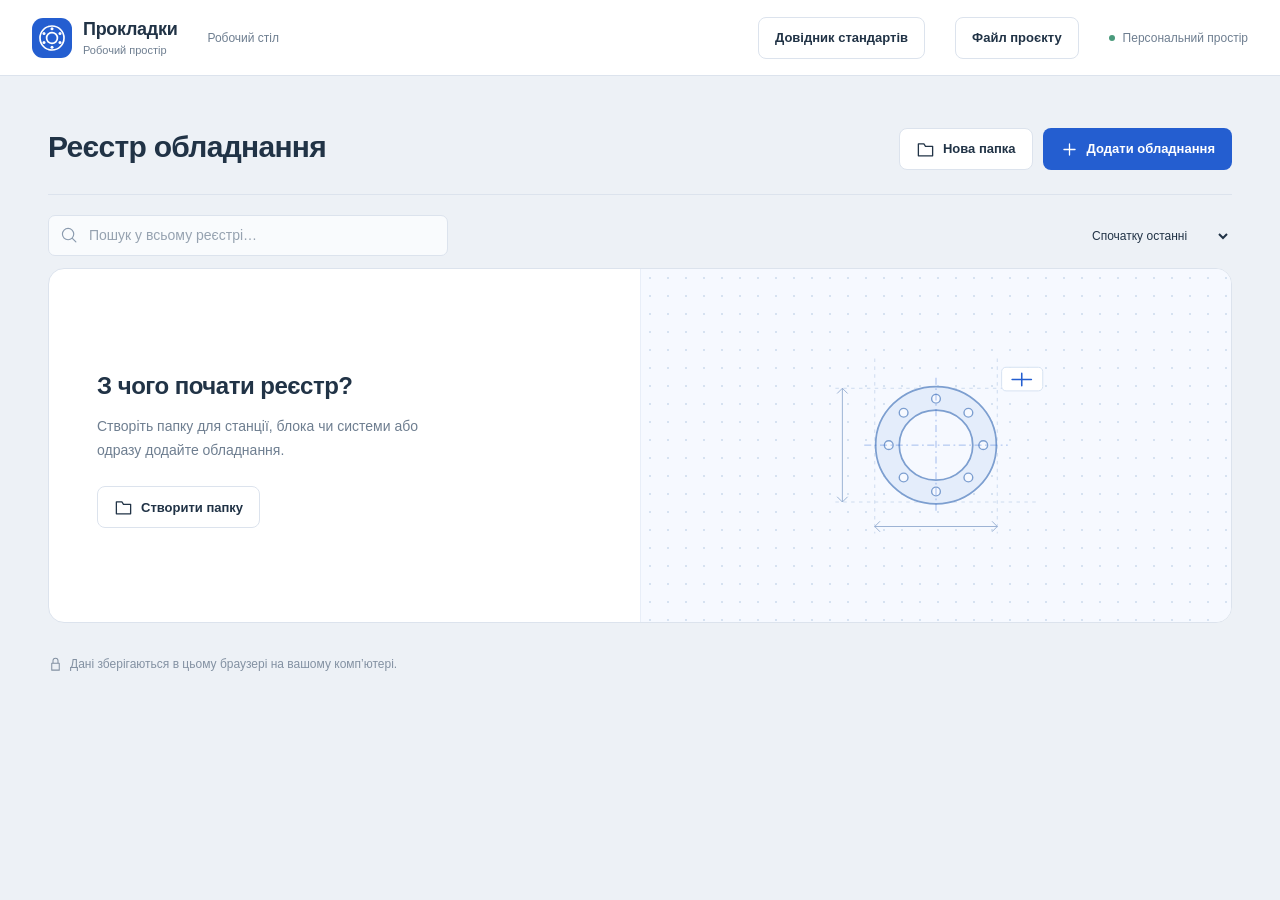
<file: index.html>
<!doctype html>
<html lang="uk">
<head>
  <meta charset="utf-8">
  <meta name="viewport" content="width=device-width, initial-scale=1">
  <meta name="theme-color" content="#edf1f6">
  <meta name="description" content="Персональний робочий простір для підготовки розрахунків ущільнень фланцевих з’єднань.">
  <title>Прокладки — робочий простір</title>
  <link rel="icon" href="data:image/svg+xml,%3Csvg xmlns='http://www.w3.org/2000/svg' viewBox='0 0 40 40'%3E%3Crect width='40' height='40' rx='10' fill='%23245ed0'/%3E%3Ccircle cx='20' cy='20' r='12' fill='none' stroke='white' stroke-width='2'/%3E%3Ccircle cx='20' cy='20' r='5' fill='none' stroke='white' stroke-width='2'/%3E%3C/svg%3E">
  <link rel="stylesheet" href="styles.css">
  <link rel="stylesheet" href="flange-picker.css">
  <link rel="stylesheet" href="standards-base/styles.css">
  <script src="data.js" defer></script>
  <script src="standards.bundle.js" defer></script>
  <script src="core.js" defer></script>
  <script src="calculations.js" defer></script>
  <script src="project.js" defer></script>
  <script src="excel-export.js" defer></script>
  <script src="component-imported-styles.js" defer></script>
  <script src="component-visuals.js" defer></script>
  <script src="flange-catalog.bundle.js" defer></script>
  <script src="flange-finder.js" defer></script>
  <script src="flange-picker-drawing.js" defer></script>
  <script src="flange-picker.js" defer></script>
  <script src="standards-base/src/catalog-adapter.js" defer></script>
  <script src="standards-base/src/flange-reference.js" defer></script>
  <script src="standards-base/src/drawing-templates.js" defer></script>
  <script src="standards-base/src/drawing-engine.js" defer></script>
  <script src="standards-base/src/app.js" defer></script>
  <script src="app.js" defer></script>
</head>
<body>
  <a class="skip-link" href="#main">До вмісту</a>
  <header class="app-header">
    <button class="brand" data-action="home" aria-label="Прокладки. На робочий стіл">
      <svg class="brand-mark" viewBox="0 0 40 40" fill="none" aria-hidden="true"><rect width="40" height="40" rx="11" fill="#245ed0"/><circle cx="20" cy="20" r="12" stroke="white" stroke-width="1.7"/><circle cx="20" cy="20" r="5.4" stroke="white" stroke-width="1.7"/><g fill="white"><circle cx="20" cy="10.8" r="1.5"/><circle cx="28" cy="15.4" r="1.5"/><circle cx="28" cy="24.6" r="1.5"/><circle cx="20" cy="29.2" r="1.5"/><circle cx="12" cy="24.6" r="1.5"/><circle cx="12" cy="15.4" r="1.5"/></g></svg>
      <span>Прокладки<small>Робочий простір</small></span>
    </button>
    <nav id="breadcrumbs" class="breadcrumbs" aria-label="Навігація"></nav>
    <button type="button" class="button secondary standards-reference-entry" data-action="open-standards">Довідник стандартів</button>
    <button class="button secondary project-file-button" data-action="project-file">Файл проєкту</button>
    <div class="header-status"><span class="status-dot"></span><span id="save-status" role="status">Персональний простір</span></div>
  </header>
  <div id="storage-warning-banner" class="storage-warning-banner" role="alert" hidden>
    <span>⚠️ Сховище браузера переповнене або недоступне. Зміни зберігаються лише в оперативній пам’яті!</span>
    <button type="button" class="button small" data-action="save-project">Завантажити JSON проєкту</button>
  </div>
  <main id="main" tabindex="-1"></main>
  <dialog id="edit-dialog" class="dialog edit-dialog" aria-labelledby="edit-title"></dialog>
  <dialog id="material-dialog" class="dialog material-dialog" aria-labelledby="material-title"></dialog>
  <dialog id="file-dialog" class="dialog edit-dialog" aria-labelledby="file-title"></dialog>
  <dialog id="flange-picker-dialog" class="dialog flange-picker" aria-labelledby="flange-picker-title"></dialog>
  <div id="toast" class="toast" role="status" hidden></div>
  <noscript>Для роботи опитувальника потрібно увімкнути JavaScript.</noscript>
</body>
</html>
</file>
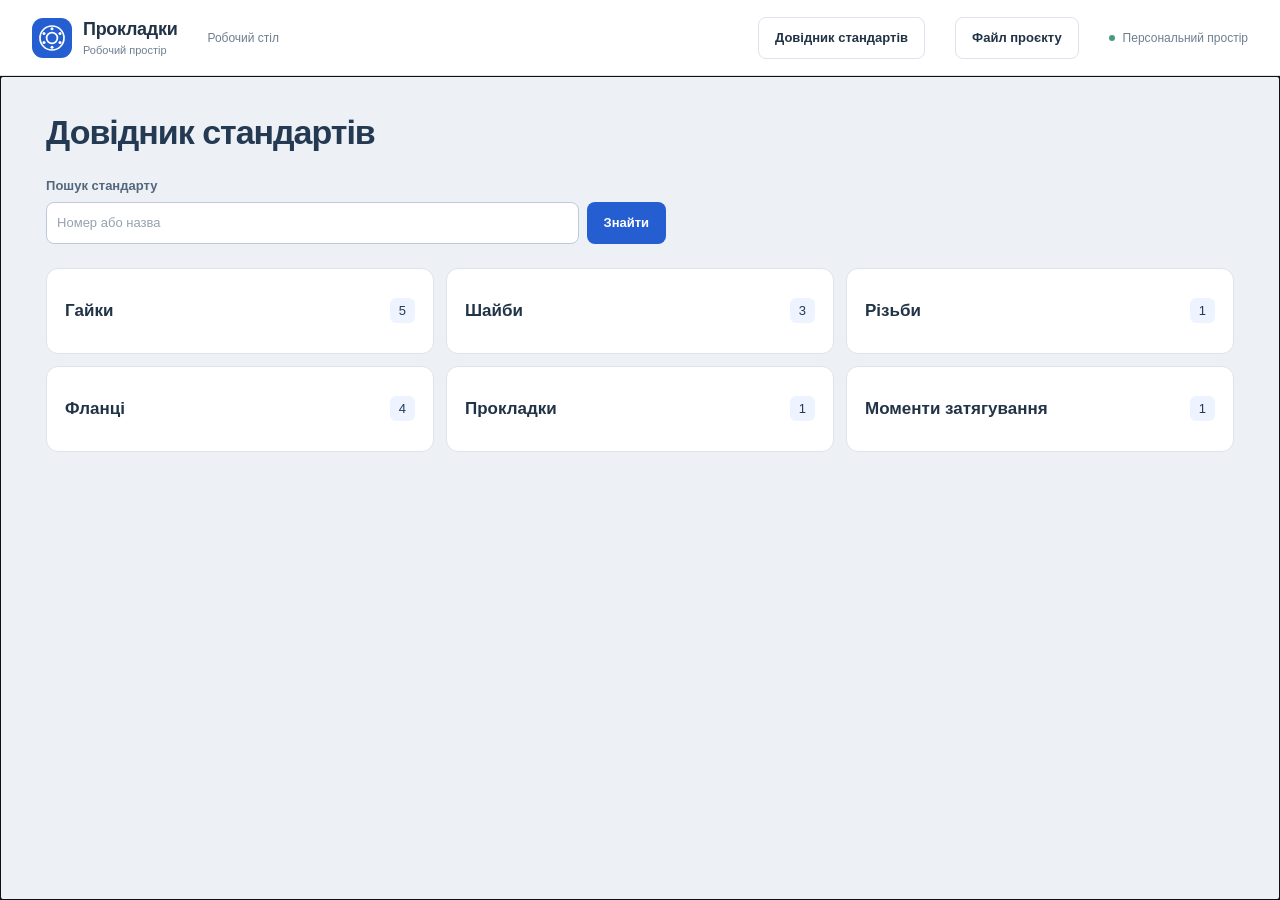
<file: standards-base/index.html>
<!doctype html>
<html lang="uk">
<head>
  <meta charset="utf-8">
  <title>Довідник стандартів — Прокладки</title>
  <script>location.replace('../index.html#standards');</script>
</head>
<body>
  <a href="../index.html#standards">Відкрити довідник стандартів у «Прокладках»</a>
</body>
</html>
</file>
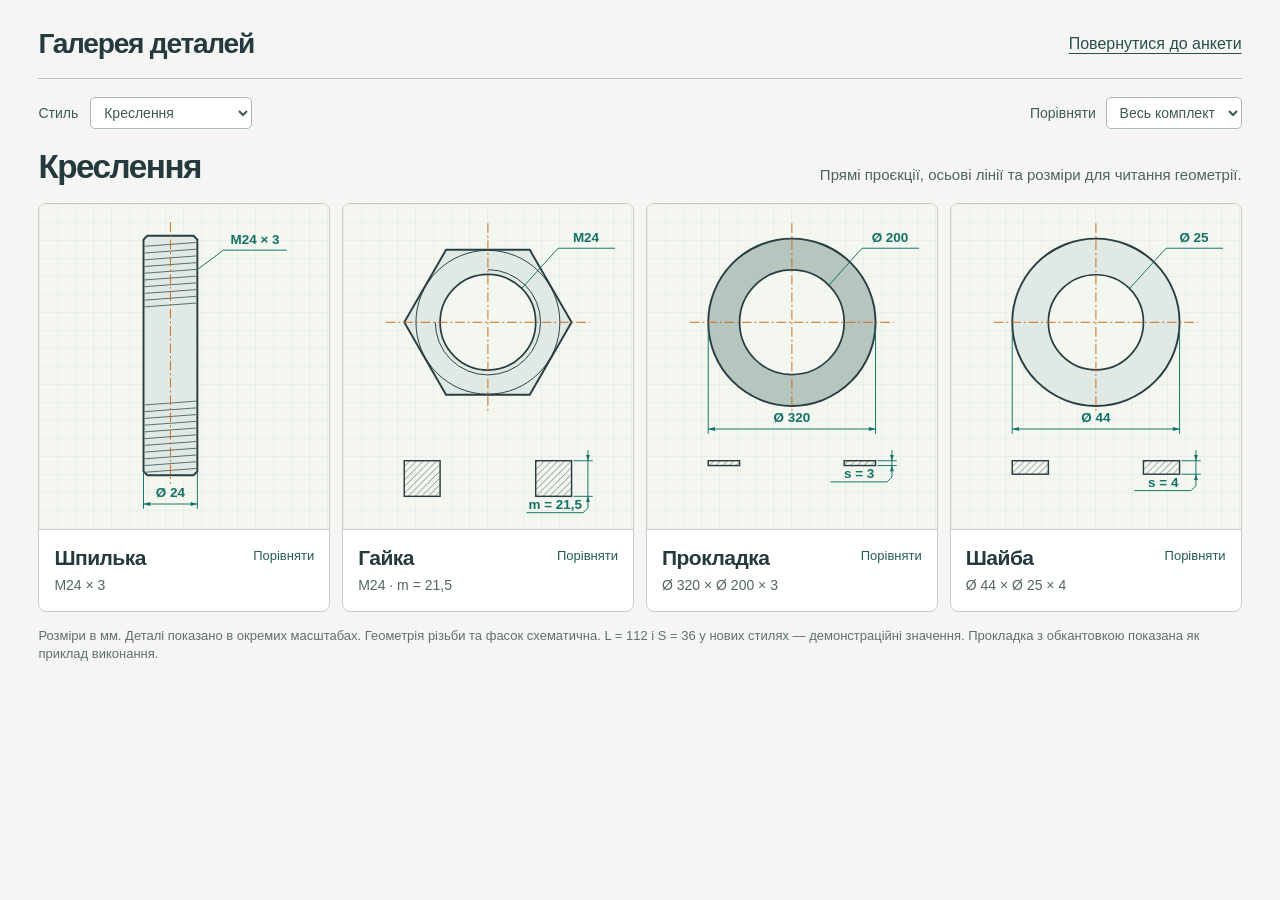
<file: component-gallery.html>
<!doctype html>
<html lang="uk">
<meta charset="utf-8"><meta name="viewport" content="width=device-width, initial-scale=1">
<title>Галерея деталей · Фланцеве з’єднання</title>
<style>
  *{box-sizing:border-box} :root{color-scheme:light;font:16px/1.4 "Segoe UI",Arial,sans-serif;color:#253a3e;background:#f5f6f3}
  body{margin:0} main{max-width:1740px;margin:auto;padding:24px clamp(22px,3vw,56px) 32px}
  header, .view-head, .card-foot, .subnav{display:flex;align-items:center;justify-content:space-between;gap:14px}
  header{padding-bottom:15px;border-bottom:1px solid #b9c7c4}
  a{color:#294e4b;text-underline-offset:4px} h1,h2,h3,p{margin:0}
  h1{font-size:clamp(26px,2.2vw,38px);letter-spacing:-.045em;font-weight:640}
  h2{font-size:clamp(30px,2.6vw,44px);font-weight:620;letter-spacing:-.045em;line-height:1.06}
  h3{font-size:21px;letter-spacing:-.025em;font-weight:610}
  button,select{font:inherit;color:inherit;cursor:pointer} button:focus-visible,select:focus-visible,a:focus-visible{outline:3px solid #067b75;outline-offset:3px}
  .subnav{margin:18px 0 20px} label{font-size:14px;color:#405955}
  select{margin-left:6px;border:1px solid #aabbb6;padding:6px 9px;background:#fff;border-radius:5px}
  .style-control{display:flex;align-items:center;gap:6px}.style-control select{max-width:390px;font-size:14px}
  .view-head{align-items:flex-end;margin:12px 0 18px}.view-head p{color:#50615b;font-size:15px;max-width:58ch}
  .grid{display:grid;grid-template-columns:repeat(4,minmax(0,1fr));gap:12px}.grid.compare{grid-template-columns:repeat(5,minmax(0,1fr))}
  article{min-width:0;background:#fff;border:1px solid #c4cec7;border-radius:8px;overflow:hidden}
  .scene{position:relative;border-bottom:1px solid #c9d0ca;aspect-ratio:320/360;display:flex;align-items:stretch}
  canvas,svg{display:block;width:100%;height:100%}
  .plate{position:absolute;inset:0;--ink:#125d56;--halo:#f6f6ef}
  .blue .plate{--ink:#cdf8fa;--halo:#163a4d}
  .dimensions{position:absolute;inset:0;pointer-events:none;color:var(--ink)}
  .dimensions path{fill:none;stroke:currentColor;stroke-width:1.65;stroke-linejoin:round}
  .dimensions .extension{stroke-width:1.15}
  .dimensions .tips,.dimensions circle{fill:currentColor;stroke:none}
  .dimensions text{fill:currentColor;stroke:var(--halo);stroke-width:5;stroke-linejoin:round;paint-order:stroke fill;font:600 24px "Segoe UI",sans-serif}
  .studio{background:radial-gradient(ellipse at 40% 24%,#fffffc,#efeee9 72%,#dfdfd9)}
  .paper,.blue{background-size:18px 18px;background-image:linear-gradient(#9babad1b 1px,transparent 1px),linear-gradient(90deg,#9babad1b 1px,transparent 1px);background-color:#f4f6f0}
  .blue{background-color:#13364b;background-image:linear-gradient(#afdaef0f 1px,transparent 1px),linear-gradient(90deg,#afdaef0f 1px,transparent 1px)}
  .section{background:linear-gradient(145deg,#fffdf7,#eee8db)}.macro{background:linear-gradient(155deg,#ecf2ef,#d7e2df)}
  .cad,.passport{background:#f7faf9;aspect-ratio:640/350}
  .grid:has(.cad),.grid:has(.passport){grid-template-columns:repeat(2,minmax(0,1fr))}
  .grid.compare{grid-template-columns:repeat(2,minmax(0,1fr))}
  .card-foot{align-items:flex-start;padding:13px 15px 15px;flex-wrap:wrap;gap:4px}.card-foot small{display:block;margin-top:4px;color:#536661;font-size:14px}
  .card-foot button{margin-left:auto;color:#235c54;font-size:13px;border:0;background:transparent;padding:4px 0}.card-foot button:hover,a:hover{text-decoration:underline}
  footer{margin:15px 0 0;color:#61706a;font-size:13px}
  @media(max-width:1150px){.card-foot{padding:10px}}
</style>
<main>
  <header><h1>Галерея деталей</h1><a href="fastener-demo.html">Повернутися до анкети</a></header>
  <div class="subnav"><label class="style-control">Стиль <select id="styles"></select></label><label>Порівняти <select id="part"><option value="all">Весь комплект</option></select></label></div>
  <div class="view-head"><h2 id="heading"></h2><p id="description"></p></div>
  <div id="grid" class="grid"></div>
  <footer>Розміри в мм. Деталі показано в окремих масштабах. Геометрія різьби та фасок схематична. L = 112 і S = 36 у нових стилях — демонстраційні значення. Прокладка з обкантовкою показана як приклад виконання.</footer>
</main>
<script src="standards.bundle.js"></script><script src="core.js"></script>
<script src="component-imported-styles.js"></script><script src="component-visuals.js"></script><script src="component-gallery.js"></script>
</html>
</file>
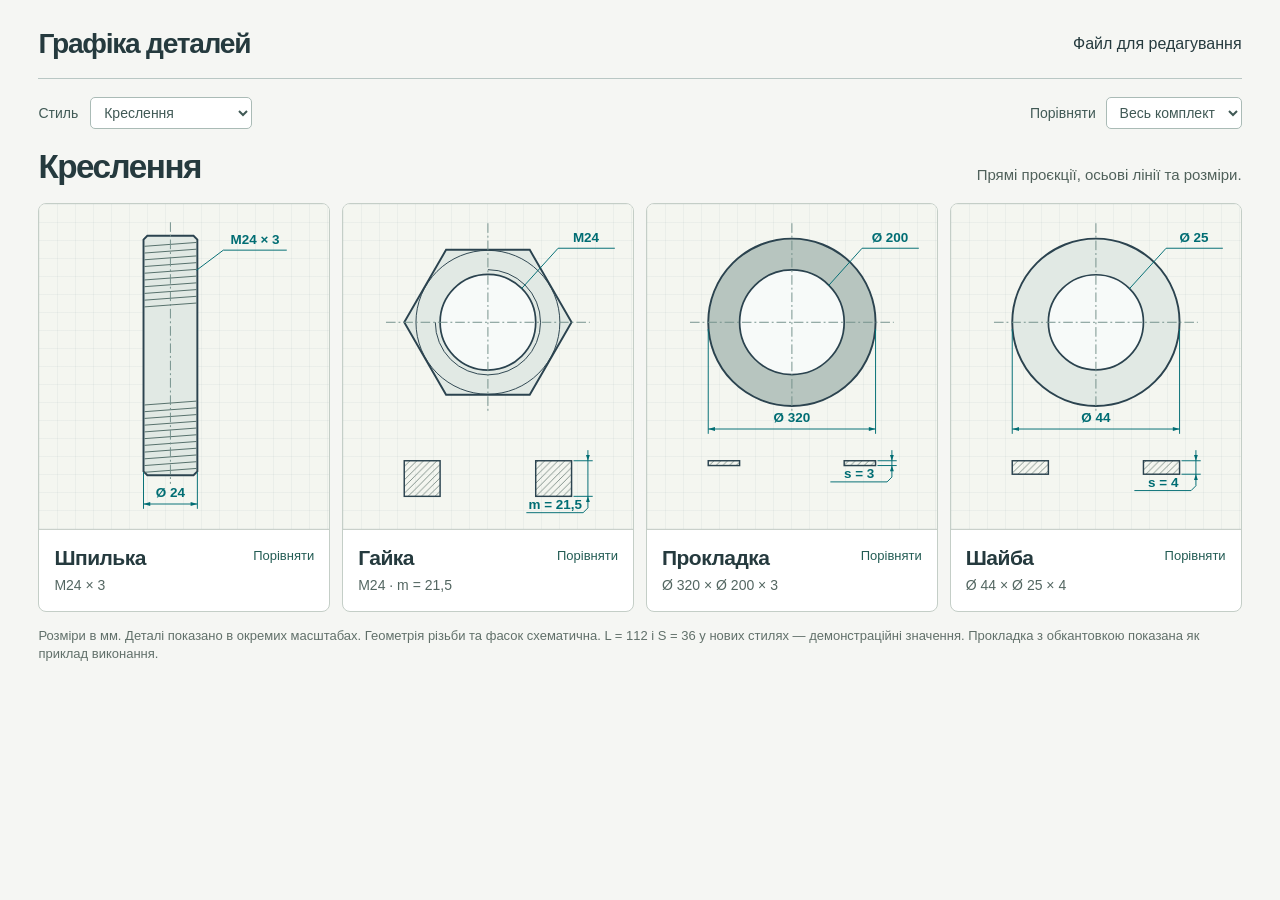
<file: component-graphics-edit.html>
<!doctype html>
<html lang="uk">
<meta charset="utf-8"><meta name="viewport" content="width=device-width, initial-scale=1">
<title>Графіка деталей · Файл для редагування</title>
<style>
  *{box-sizing:border-box} :root{color-scheme:light;font:16px/1.4 "Segoe UI",Arial,sans-serif;color:#253a3e;background:#f5f6f3}
  body{margin:0} main{max-width:1740px;margin:auto;padding:24px clamp(22px,3vw,56px) 32px}
  header, .view-head, .card-foot, .subnav{display:flex;align-items:center;justify-content:space-between;gap:14px}
  header{padding-bottom:15px;border-bottom:1px solid #b9c7c4}
  a{color:#294e4b;text-underline-offset:4px} h1,h2,h3,p{margin:0}
  h1{font-size:clamp(26px,2.2vw,38px);letter-spacing:-.045em;font-weight:640}
  h2{font-size:clamp(30px,2.6vw,44px);font-weight:620;letter-spacing:-.045em;line-height:1.06}
  h3{font-size:21px;letter-spacing:-.025em;font-weight:610}
  button,select{font:inherit;color:inherit;cursor:pointer} button:focus-visible,select:focus-visible,a:focus-visible{outline:3px solid #067b75;outline-offset:3px}
  .subnav{margin:18px 0 20px} label{font-size:14px;color:#405955}
  select{margin-left:6px;border:1px solid #aabbb6;padding:6px 9px;background:#fff;border-radius:5px}
  .style-control{display:flex;align-items:center;gap:6px}.style-control select{max-width:390px;font-size:14px}
  .view-head{align-items:flex-end;margin:12px 0 18px}.view-head p{color:#50615b;font-size:15px;max-width:58ch}
  .grid{display:grid;grid-template-columns:repeat(4,minmax(0,1fr));gap:12px}.grid.compare{grid-template-columns:repeat(5,minmax(0,1fr))}
  article{min-width:0;background:#fff;border:1px solid #c4cec7;border-radius:8px;overflow:hidden}
  .scene{position:relative;border-bottom:1px solid #c9d0ca;aspect-ratio:320/360;display:flex;align-items:stretch}
  canvas,svg{display:block;width:100%;height:100%}
  .plate{position:absolute;inset:0;--ink:#125d56;--halo:#f6f6ef}
  .blue .plate{--ink:#cdf8fa;--halo:#163a4d}
  .dimensions{position:absolute;inset:0;pointer-events:none;color:var(--ink)}
  .dimensions path{fill:none;stroke:currentColor;stroke-width:1.65;stroke-linejoin:round}
  .dimensions .extension{stroke-width:1.15}
  .dimensions .tips,.dimensions circle{fill:currentColor;stroke:none}
  .dimensions text{fill:currentColor;stroke:var(--halo);stroke-width:5;stroke-linejoin:round;paint-order:stroke fill;font:600 24px "Segoe UI",sans-serif}
  .studio{background:radial-gradient(ellipse at 40% 24%,#fffffc,#efeee9 72%,#dfdfd9)}
  .paper,.blue{background-size:18px 18px;background-image:linear-gradient(#9babad1b 1px,transparent 1px),linear-gradient(90deg,#9babad1b 1px,transparent 1px);background-color:#f4f6f0}
  .blue{background-color:#13364b;background-image:linear-gradient(#afdaef0f 1px,transparent 1px),linear-gradient(90deg,#afdaef0f 1px,transparent 1px)}
  .section{background:linear-gradient(145deg,#fffdf7,#eee8db)}.macro{background:linear-gradient(155deg,#ecf2ef,#d7e2df)}
  .cad,.passport{background:#f7faf9;aspect-ratio:640/350}
  .grid:has(.cad),.grid:has(.passport){grid-template-columns:repeat(2,minmax(0,1fr))}
  .grid.compare{grid-template-columns:repeat(2,minmax(0,1fr))}
  .card-foot{align-items:flex-start;padding:13px 15px 15px;flex-wrap:wrap;gap:4px}.card-foot small{display:block;margin-top:4px;color:#536661;font-size:14px}
  .card-foot button{margin-left:auto;color:#235c54;font-size:13px;border:0;background:transparent;padding:4px 0}.card-foot button:hover,a:hover{text-decoration:underline}
  footer{margin:15px 0 0;color:#61706a;font-size:13px}
  @media(max-width:1150px){.card-foot{padding:10px}}
</style>
<main>
  <header><h1>Графіка деталей</h1><span>Файл для редагування</span></header>
  <div class="subnav"><label class="style-control">Стиль <select id="styles"></select></label><label>Порівняти <select id="part"><option value="all">Весь комплект</option></select></label></div>
  <div class="view-head"><h2 id="heading"></h2><p id="description"></p></div>
  <div id="grid" class="grid"></div>
  <footer>Розміри в мм. Деталі показано в окремих масштабах. Геометрія різьби та фасок схематична. L = 112 і S = 36 у нових стилях — демонстраційні значення. Прокладка з обкантовкою показана як приклад виконання.</footer>
</main>
<script>
'use strict';
// ================================================================
// РЕДАГУВАННЯ ГРАФІКИ
// 1. Палітра — PALETTE нижче.
// 2. Приклади деталей і розміри — DEMO.
// 3. Гібридний паспорт — RenderV5.stud / nut / gasket / washer.
// 4. Креслення — paperDrawing.
// Після збереження оновіть сторінку. Зміни в цьому файлі можна
// перевірити на чотирьох деталях і в режимі порівняння.
// ================================================================
const PALETTE = {
  dimensions:'#006d73',
  dimensionText:'#005f66',
  outline:'#2b434f',
  paper:'#f7faf9',
  steelLight:'#f2f7f8',
  steelDark:'#788f99',
  graphite:'#45555c'
};
const DEMO = {
  diameter:24,
  pitch:3,
  studLength:112,
  nutHeight:21.5,
  nutAcrossFlats:36,
  gasketOuter:320,
  gasketInner:200,
  gasketThickness:3,
  washerOuter:44,
  washerInner:25,
  washerThickness:4
};
const FlangeComponentVisuals = {
  styles:[
  {
    "id": "paper",
    "name": "Креслення",
    "desc": "Прямі проєкції, осьові лінії та розміри."
  },
  {
    "id": "passport",
    "name": "Гібридний паспорт",
    "desc": "Головний вигляд, переріз і збільшений фрагмент."
  }
],
  create(style,key,part,pitch) {
    let svg;
    if(style==='passport') svg=passportDrawing(key,part,pitch);
    else svg=paperDrawing(key,part,pitch);
    // Замінюємо базові кольори вибраною палітрою на всіх SVG-елементах.
    const colors = {
      '#006d73':PALETTE.dimensions, '#147165':PALETTE.dimensions,
      '#005f66':PALETTE.dimensionText, '#2b434f':PALETTE.outline,
      '#283e42':PALETTE.outline, '#f7faf9':PALETTE.paper,
      '#f4f6f0':PALETTE.paper, '#f2f7f8':PALETTE.steelLight,
      '#788f99':PALETTE.steelDark, '#45555c':PALETTE.graphite
    };
    for(const element of svg.querySelectorAll('*')) {
      for(const name of ['fill','stroke','stop-color']) {
        const value=element.getAttribute(name);
        if(colors[value]) element.setAttribute(name,colors[value]);
      }
    }
    return svg;
  }
};
// ================================================================
// ГІБРИДНИЙ ПАСПОРТ
// ================================================================

// Visual renderers adapted from the user-provided code_artifact (1).html.
// Dimensions supplied by the gallery. Additional length and wrench sizes are demo values.
function passportDrawing(key,part,pitch) {
 const fmt = n => Number(n).toLocaleString('uk-UA',{maximumFractionDigits:2});
 const diameter = part.diameter || part.outer;
 const GOST_DB = {[diameter]:{studLength:part.length ?? '—',threadEnd:'—',nutS:part.acrossFlats ?? '—',nutM:part.h,nutCapH:part.h,washerD1:part.inner,washerD2:part.outer,washerS:part.h}};
     function buildStudGeometry(cx, topY, botY, halfW, pitchPx, threadLenPx) {
      const chamfer = Math.min(5.5, halfW * 0.24);
      const toothDepth = Math.min(3.8, Math.max(2.0, pitchPx * 0.34));
      const step = Math.max(5.5, Math.min(10.5, pitchPx * 2.4));

      const t1End = topY + threadLenPx;
      const t2Start = botY - threadLenPx;

      let leftPath = `M ${cx - halfW + chamfer} ${topY} L ${cx + halfW - chamfer} ${topY} L ${cx + halfW} ${topY + chamfer}`;

      // Правий бік — верхня різьба
      let y = topY + chamfer;
      while (y + step <= t1End) {
        const yMid1 = y + step * 0.42;
        const yMid2 = y + step * 0.58;
        const yNext = y + step;
        leftPath += ` L ${cx + halfW - toothDepth} ${yMid1.toFixed(1)} L ${cx + halfW - toothDepth} ${yMid2.toFixed(1)} L ${cx + halfW} ${yNext.toFixed(1)}`;
        y = yNext;
      }
      // Збіг верхньої різьби (плавний вихід зуба)
      leftPath += ` L ${cx + halfW - toothDepth * 0.45} ${(y + step * 0.45).toFixed(1)} L ${cx + halfW} ${(y + step * 0.9).toFixed(1)}`;

      // Гладкий циліндричний стрижень по правому краю
      const runoutBotY = t2Start - step * 0.9;
      leftPath += ` L ${cx + halfW} ${runoutBotY.toFixed(1)}`;
      leftPath += ` L ${cx + halfW - toothDepth * 0.45} ${(t2Start - step * 0.45).toFixed(1)} L ${cx + halfW} ${t2Start.toFixed(1)}`;

      // Правий бік — нижня різьба
      y = t2Start;
      while (y + step <= botY - chamfer) {
        const yMid1 = y + step * 0.42;
        const yMid2 = y + step * 0.58;
        const yNext = y + step;
        leftPath += ` L ${cx + halfW - toothDepth} ${yMid1.toFixed(1)} L ${cx + halfW - toothDepth} ${yMid2.toFixed(1)} L ${cx + halfW} ${yNext.toFixed(1)}`;
        y = yNext;
      }

      // Нижня фаска
      leftPath += ` L ${cx + halfW} ${botY - chamfer} L ${cx + halfW - chamfer} ${botY} L ${cx - halfW + chamfer} ${botY} L ${cx - halfW} ${botY - chamfer}`;

      // Лівий бік — нижня різьба (знизу вгору, зі зміщенням півкроку як у справжньої різьби)
      y = botY - chamfer;
      while (y - step >= t2Start) {
        const yMid1 = y - step * 0.42;
        const yMid2 = y - step * 0.58;
        const yNext = y - step;
        leftPath += ` L ${cx - halfW + toothDepth} ${yMid1.toFixed(1)} L ${cx - halfW + toothDepth} ${yMid2.toFixed(1)} L ${cx - halfW} ${yNext.toFixed(1)}`;
        y = yNext;
      }
      leftPath += ` L ${cx - halfW + toothDepth * 0.45} ${(y - step * 0.45).toFixed(1)} L ${cx - halfW} ${(y - step * 0.9).toFixed(1)}`;

      // Гладкий циліндричний стрижень по лівому краю
      const runoutTopY = t1End + step * 0.9;
      leftPath += ` L ${cx - halfW} ${runoutTopY.toFixed(1)}`;
      leftPath += ` L ${cx - halfW + toothDepth * 0.45} ${(t1End + step * 0.45).toFixed(1)} L ${cx - halfW} ${t1End.toFixed(1)}`;

      // Лівий бік — верхня різьба
      y = t1End;
      while (y - step >= topY + chamfer) {
        const yMid1 = y - step * 0.42;
        const yMid2 = y - step * 0.58;
        const yNext = y - step;
        leftPath += ` L ${cx - halfW + toothDepth} ${yMid1.toFixed(1)} L ${cx - halfW + toothDepth} ${yMid2.toFixed(1)} L ${cx - halfW} ${yNext.toFixed(1)}`;
        y = yNext;
      }

      leftPath += ` L ${cx - halfW} ${topY + chamfer} Z`;

      // Гвинтові лінії витків усередині контуру
      let threadLines = '';
      for (let yy = topY + chamfer + step * 0.5; yy < t1End; yy += step) {
        threadLines += `M ${cx - halfW + 1} ${(yy + step * 0.35).toFixed(1)} L ${cx + halfW - 1} ${(yy - step * 0.15).toFixed(1)} `;
      }
      for (let yy = t2Start + step * 0.5; yy < botY - chamfer; yy += step) {
        threadLines += `M ${cx - halfW + 1} ${(yy + step * 0.35).toFixed(1)} L ${cx + halfW - 1} ${(yy - step * 0.15).toFixed(1)} `;
      }

      return {
        bodyPath: leftPath,
        threadLines,
        chamfer,
        toothDepth,
        step,
        t1End,
        t2Start,
        runoutTopY,
        runoutBotY
      };
    }

    /**
     * Генерує проекційні координати шестигранника (вид на 3 грані, пропорції E/4 : E/2 : E/4)
     * та математично коректні дуги гіпербол перетину конуса фаски з гранями.
     */
    function buildHexNutMetrics(cx, baseY, d, nutType) {
      const spec = GOST_DB[d];
      const halfE = 56 + d * 0.68;      // E/2 описаного кола шестигранника
      const edgeX = halfE * 0.5;        // E/4 — внутрішні вертикальні ребра граней
      const heightMm = nutType === 'B' ? spec.nutCapH : spec.nutM;
      const hPx = nutType === 'B' ? (68 + spec.nutCapH * 1.15) : (52 + spec.nutM * 1.45);
      const topY = baseY - hPx;
      const chamferDrop = Math.max(8, halfE * 0.14);
      const centerArcDip = chamferDrop * 0.42;

      return {
        spec,
        cx,
        baseY,
        topY,
        hPx,
        halfE,
        edgeX,
        chamferDrop,
        centerArcDip,
        heightMm,
        isCapped: nutType === 'B'
      };
    }


     const RenderV5 = {
      defs() {
        return `
          <defs>
            <linearGradient id="v5-steel" x1="0" y1="0" x2="1" y2="0">
              <stop offset="0%" stop-color="#7c939d"/>
              <stop offset="22%" stop-color="#c6d5da"/>
              <stop offset="40%" stop-color="#f2f7f8"/>
              <stop offset="70%" stop-color="#b4c5cb"/>
              <stop offset="100%" stop-color="#788f99"/>
            </linearGradient>
            <pattern id="v5-hatch" width="7" height="7" patternUnits="userSpaceOnUse">
              <rect width="7" height="7" fill="#dce6e8"/>
              <path d="M-2 2 l4 -4 M0 7 l7 -7 M5 9 l4 -4" stroke="#415b66" stroke-width="1"/>
            </pattern>
            <pattern id="v5-hatch-gasket" width="8" height="8" patternUnits="userSpaceOnUse">
              <rect width="8" height="8" fill="#526269"/>
              <path d="M-2 2 l4 -4 M0 8 l8 -8 M6 10 l4 -4 M-2 6 l4 4 M0 0 l8 8 M6 -2 l4 4" stroke="#d5e0e3" stroke-width="0.9"/>
            </pattern>
            <marker id="v5-arr" viewBox="0 0 8 6" refX="8" refY="3" markerWidth="7" markerHeight="5" orient="auto-start-reverse">
              <path d="M0 0 L8 3 L0 6 Z" fill="#006d73"/>
            </marker>
          </defs>
        `;
      },

      stud(d, p, count) {
        const spec = GOST_DB[d];
        const cx = 210, topY = 28, botY = 294;
        const halfW = 15 + d * 0.62;
        const g = buildStudGeometry(cx, topY, botY, halfW, p, 76);

        // Кругла лупа збігу різьби (Detail View I 4:1)
        const lx = 468, ly = 166, lr = 76;

        return `
          ${this.defs()}
          <defs>
            <clipPath id="v5-stud-loupe"><circle cx="${lx}" cy="${ly}" r="${lr}"/></clipPath>
          </defs>

          <line x1="${cx}" y1="14" x2="${cx}" y2="308" stroke="#67848e" stroke-width="1" stroke-dasharray="12 4 2 4"/>
          <path d="${g.bodyPath}" fill="url(#v5-steel)" stroke="#2b434f" stroke-width="2" stroke-linejoin="round"/>
          <path d="${g.threadLines}" fill="none" stroke="#3c5866" stroke-width="1"/>
          <line x1="${cx - halfW}" y1="${topY + g.chamfer}" x2="${cx + halfW}" y2="${topY + g.chamfer}" stroke="#2b434f" stroke-width="1.1"/>
          <line x1="${cx - halfW}" y1="${botY - g.chamfer}" x2="${cx + halfW}" y2="${botY - g.chamfer}" stroke="#2b434f" stroke-width="1.1"/>

          <!-- Коло виділення на шпильці + лінія до лупи -->
          <circle cx="${cx + halfW - 3}" cy="${g.t1End + 2}" r="14" fill="none" stroke="#006d73" stroke-width="1.3" stroke-dasharray="3 2"/>
          <line x1="${cx + halfW + 11}" y1="${g.t1End + 2}" x2="${lx - lr}" y2="${ly}" stroke="#006d73" stroke-width="1.2"/>

          <!-- Кругла виносна лупа (збіг різьби + профіль 60°) -->
          <circle cx="${lx}" cy="${ly}" r="${lr}" fill="#ffffff" stroke="#006d73" stroke-width="2.2"/>
          <g clip-path="url(#v5-stud-loupe)">
            <path d="M ${lx - 90} ${ly - 90} H ${lx + 10} L ${lx - 8} ${ly - 65} L ${lx + 10} ${ly - 40} L ${lx - 8} ${ly - 15} L ${lx + 10} ${ly + 10} L ${lx + 3} ${ly + 32} L ${lx + 10} ${ly + 52} V ${ly + 90} H ${lx - 90} Z" fill="url(#v5-steel)" stroke="#2b434f" stroke-width="2"/>
            <line x1="${lx - 80}" y1="${ly + 10}" x2="${lx + 65}" y2="${ly + 10}" stroke="#006d73" stroke-width="1" stroke-dasharray="5 3"/>
            <text x="${lx + 16}" y="${ly + 6}" fill="#005f66" font-size="11.5" font-weight="700">Збіг різьби</text>
            <text x="${lx + 16}" y="${ly - 36}" fill="#1b3440" font-size="12" font-weight="700">P=${fmt(p)}</text>
          </g>
          <text x="${lx}" y="${ly - lr - 10}" text-anchor="middle" fill="#1b3440" font-size="13.5" font-weight="700">Виносний елемент І (4:1)</text>

          <!-- Розміри -->
          <g class="svg-interactive" data-tip-title="Шпилька М${d} × ${fmt(p)}" data-tip-body="ГОСТ 24705-2004 · Кількість: ${count} шт. · Довжина L=${spec.studLength} мм">
            <line class="dim-line" x1="${cx - halfW}" y1="294" x2="${cx - halfW}" y2="332" stroke="#006d73" stroke-width="1"/>
            <line class="dim-line" x1="${cx + halfW}" y1="294" x2="${cx + halfW}" y2="332" stroke="#006d73" stroke-width="1"/>
            <line class="dim-line" x1="${cx - halfW}" y1="324" x2="${cx + halfW}" y2="324" stroke="#006d73" stroke-width="1.4" marker-start="url(#v5-arr)" marker-end="url(#v5-arr)"/>
            <text class="dim-text" x="${cx}" y="316" text-anchor="middle" fill="#005f66" font-size="16" font-weight="700">М${d} × ${fmt(p)}</text>
          </g>
        `;
      },

      nut(d, nutType) {
        // Половинно-осьовий розріз гайки (зліва — вигляд шестигранника, справа від осі — розріз з внутрішньою різьбою!)
        const m = buildHexNutMetrics(215, 252, d, nutType);
        const { cx, baseY, topY, halfE, edgeX, chamferDrop, centerArcDip, spec, isCapped } = m;
        const bodyTopY = isCapped ? topY + m.hPx * 0.44 : topY;
        const rMinor = 13 + d * 0.56;
        const rMajor = rMinor + 4;

        // Зубчики внутрішньої різьби на правій половині розрізу
        let innerTeeth = `M ${cx + rMajor} ${bodyTopY + 6}`;
        for (let yy = bodyTopY + 6; yy < baseY - 10; yy += 7) {
          innerTeeth += ` L ${cx + rMinor} ${(yy + 3.5).toFixed(1)} L ${cx + rMajor} ${(yy + 7).toFixed(1)}`;
        }

        const rcx = 468, rcy = 172, rOuter = halfE * 0.94;
        const hexPts = Array.from({ length: 6 }, (_, i) => {
          const a = (i * Math.PI) / 3;
          return `${(rcx + rOuter * Math.cos(a)).toFixed(1)},${(rcy + rOuter * Math.sin(a)).toFixed(1)}`;
        }).join(' ');

        return `
          ${this.defs()}
          <!-- ЛІВА ПОЛОВИНА: зовнішній вигляд шестигранника -->
          <path d="M ${cx} ${bodyTopY} H ${cx - halfE + 10} L ${cx - halfE} ${bodyTopY + chamferDrop} V ${baseY - 6} L ${cx - halfE + 7} ${baseY} H ${cx} Z" fill="url(#v5-steel)" stroke="#2b434f" stroke-width="2" stroke-linejoin="round"/>
          <line x1="${cx - edgeX}" y1="${bodyTopY + chamferDrop}" x2="${cx - edgeX}" y2="${baseY}" stroke="#2b434f" stroke-width="1.3"/>
          <path d="M ${cx - halfE} ${bodyTopY + chamferDrop} Q ${cx - (halfE + edgeX) / 2} ${bodyTopY + chamferDrop * 0.35} ${cx - edgeX} ${bodyTopY + chamferDrop} Q ${cx - edgeX * 0.5} ${bodyTopY + centerArcDip} ${cx} ${bodyTopY + centerArcDip}" fill="none" stroke="#2b434f" stroke-width="1.3"/>

          <!-- ПРАВА ПОЛОВИНА: розріз гайки зі штрихуванням сталі під 45° -->
          <path d="${innerTeeth} L ${cx + rMajor + 4} ${baseY} H ${cx + halfE - 7} L ${cx + halfE} ${baseY - 6} V ${bodyTopY + chamferDrop} L ${cx + halfE - 10} ${bodyTopY} H ${cx + rMajor + 4} Z" fill="url(#v5-hatch)" stroke="#2b434f" stroke-width="2" stroke-linejoin="round"/>
          <!-- Лінія западин внутрішньої різьби (тонка суцільна за ЄСКД) -->
          <line x1="${cx + rMajor}" y1="${bodyTopY + 5}" x2="${cx + rMajor}" y2="${baseY - 5}" stroke="#2b434f" stroke-width="1.1"/>

          <!-- Ковпачок для Виконання Б (зліва вигляд, справа розріз глухого отвору) -->
          ${isCapped ? `
            <path d="M ${cx} ${topY} Q ${cx - halfE + 10} ${topY} ${cx - halfE + 10} ${bodyTopY} H ${cx} Z" fill="url(#v5-steel)" stroke="#2b434f" stroke-width="2"/>
            <path d="M ${cx} ${topY} Q ${cx + halfE - 10} ${topY} ${cx + halfE - 10} ${bodyTopY} H ${cx + rMajor + 4} V ${bodyTopY - 12} H ${cx} Z" fill="url(#v5-hatch)" stroke="#2b434f" stroke-width="2"/>
          ` : ''}

          <!-- Осьова лінія розділу вигляду і розрізу -->
          <line x1="${cx}" y1="${topY - 16}" x2="${cx}" y2="${baseY + 18}" stroke="#006d73" stroke-width="1.1" stroke-dasharray="14 3 2 3"/>

          <!-- Вид зверху -->
          <polygon points="${hexPts}" fill="url(#v5-steel)" stroke="#2b434f" stroke-width="2" stroke-linejoin="round"/>
          <circle cx="${rcx}" cy="${rcy}" r="${(rOuter * 0.85).toFixed(1)}" fill="none" stroke="#2b434f" stroke-width="1.1"/>
          <circle cx="${rcx}" cy="${rcy}" r="${(rOuter * 0.46).toFixed(1)}" fill="#f7faf9" stroke="#2b434f" stroke-width="1.9"/>

          <g class="svg-interactive" data-tip-title="Поєднання вигляду і розрізу гайки М${d}" data-tip-body="Висота ${isCapped ? 'H=' + spec.nutCapH : 'm=' + spec.nutM} мм · Під ключ S=${spec.nutS} мм">
            <line class="dim-line" x1="${cx - halfE + 10}" y1="${topY}" x2="94" y2="${topY}" stroke="#006d73" stroke-width="1"/>
            <line class="dim-line" x1="${cx - halfE + 7}" y1="${baseY}" x2="94" y2="${baseY}" stroke="#006d73" stroke-width="1"/>
            <line class="dim-line" x1="104" y1="${topY}" x2="104" y2="${baseY}" stroke="#006d73" stroke-width="1.4" marker-start="url(#v5-arr)" marker-end="url(#v5-arr)"/>
            <text class="dim-text" transform="translate(92 ${(topY + baseY) / 2}) rotate(-90)" text-anchor="middle" fill="#005f66" font-size="15.5" font-weight="700">${isCapped ? 'H' : 'm'} = ${fmt(m.heightMm)}</text>
            <text class="dim-text" x="${rcx}" y="304" text-anchor="middle" fill="#005f66" font-size="15" font-weight="700">М${d} · S=${spec.nutS}</text>
          </g>
        `;
      },

      gasket(od, id, thick, hasHoles, count, d) {
        const cx = 178, cy = 165, rOut = 120, rIn = rOut * (id / od);
        const holeD = part.holeDiameter || d + 3;
        const pcd = (rOut + rIn) / 2;
        const rHole = rOut * (holeD / od);

        let holesPath = '';
        if (hasHoles) {
          for (let i = 0; i < count; i++) {
            const a = (2 * Math.PI * i) / count - Math.PI / 2;
            const hx = cx + pcd * Math.cos(a), hy = cy + pcd * Math.sin(a);
            holesPath += `M ${hx - rHole} ${hy} a ${rHole} ${rHole} 0 1 0 ${2 * rHole} 0 a ${rHole} ${rHole} 0 1 0 ${-2 * rHole} 0 Z `;
          }
        }
        const ringPath = r => `M ${cx - r} ${cy} a ${r} ${r} 0 1 0 ${2 * r} 0 a ${r} ${r} 0 1 0 ${-2 * r} 0 Z`;

        const secX = 378, secY = 148, secW = 112, secH = 18 + thick * 6;
        const secTop = secY - secH;
        const lx = 505, ly = 248, lr = 56;

        return `
          ${this.defs()}
          <defs><clipPath id="v5-g-loupe"><circle cx="${lx}" cy="${ly}" r="${lr}"/></clipPath></defs>

          <path d="${ringPath(rOut)} ${ringPath(rIn)} ${holesPath}" fill="#45555c" fill-rule="evenodd" stroke="#2b434f" stroke-width="1.9"/>
          ${hasHoles ? `<circle cx="${cx}" cy="${cy}" r="${pcd.toFixed(1)}" fill="none" stroke="#006d73" stroke-width="0.9" stroke-dasharray="10 3 2 3"/>` : ''}

          <!-- Переріз прокладки -->
          <rect x="${secX}" y="${secTop}" width="${secW}" height="${secH}" fill="url(#v5-hatch-gasket)" stroke="#2b434f" stroke-width="1.9"/>
          <circle cx="${secX + 6}" cy="${(secTop + secY) / 2}" r="11" fill="none" stroke="#006d73" stroke-width="1.2" stroke-dasharray="3 2"/>
          <line x1="${secX + 12}" y1="${(secTop + secY) / 2 + 9}" x2="${lx - 34}" y2="${ly - 44}" stroke="#006d73" stroke-width="1.2"/>

          <!-- Кругла лупа внутрішнього обтюратора -->
          <circle cx="${lx}" cy="${ly}" r="${lr}" fill="#ffffff" stroke="#006d73" stroke-width="2.1"/>
          <g clip-path="url(#v5-g-loupe)">
            <rect x="${lx - 26}" y="${ly - 26}" width="90" height="52" fill="url(#v5-hatch-gasket)" stroke="#2b434f" stroke-width="2"/>
            <path d="M ${lx + 6} ${ly - 26} H ${lx - 26} V ${ly + 26} H ${lx + 6}" fill="none" stroke="#cbd5e1" stroke-width="7"/>
            <path d="M ${lx + 6} ${ly - 26} H ${lx - 26} V ${ly + 26} H ${lx + 6}" fill="none" stroke="#2b434f" stroke-width="1.6"/>
            <text x="${lx + 14}" y="${ly + 4}" fill="#ffffff" font-size="11" font-weight="700">Обтюратор</text>
          </g>

          <g class="svg-interactive" data-tip-title="Паспорт прокладки Ø${od}×Ø${id}×${thick}" data-tip-body="Виносна лупа показує металеву обкантовку внутрішнього торця">
            <text class="dim-text" x="${cx}" y="318" text-anchor="middle" fill="#005f66" font-size="15" font-weight="700">Ø${od} × Ø${id} мм</text>
            <text class="dim-text" x="${secX + secW + 12}" y="${(secTop + secY) / 2 + 5}" fill="#005f66" font-size="15" font-weight="700">h=${thick}</text>
          </g>
        `;
      },

      washer(d, exec) {
        // Половинно-осьовий розріз + кругла лупа фаски 45°!
        const spec = GOST_DB[d];
        const cx = 185, cy = 165, rOut = 114, rIn = rOut * (spec.washerD1 / spec.washerD2);
        const hasChamfer = exec === '2';
        const ringPath = r => `M ${cx - r} ${cy} a ${r} ${r} 0 1 0 ${2 * r} 0 a ${r} ${r} 0 1 0 ${-2 * r} 0 Z`;

        const secX = 374, secY = 148, secW = 108, secH = 18 + spec.washerS * 5;
        const secTop = secY - secH;
        const chPx = hasChamfer ? Math.min(12, secH * 0.35) : 0;
        const secPoly = hasChamfer
          ? `M ${secX} ${secTop} H ${secX + secW - chPx} L ${secX + secW} ${secTop + chPx} V ${secY} H ${secX} Z`
          : `M ${secX} ${secTop} H ${secX + secW} V ${secY} H ${secX} Z`;

        const lx = 505, ly = 248, lr = 56;

        return `
          ${this.defs()}
          <defs><clipPath id="v5-w-loupe"><circle cx="${lx}" cy="${ly}" r="${lr}"/></clipPath></defs>

          <path d="${ringPath(rOut)} ${ringPath(rIn)}" fill="url(#v5-steel)" fill-rule="evenodd" stroke="#2b434f" stroke-width="2"/>
          ${hasChamfer ? `<circle cx="${cx}" cy="${cy}" r="${rOut - 9}" fill="none" stroke="#2b434f" stroke-width="1.2"/>` : ''}

          <!-- Переріз -->
          <path d="${secPoly}" fill="url(#v5-hatch)" stroke="#2b434f" stroke-width="2" stroke-linejoin="round"/>
          <circle cx="${secX + secW - 3}" cy="${secTop + 3}" r="11" fill="none" stroke="#006d73" stroke-width="1.2" stroke-dasharray="3 2"/>
          <line x1="${secX + secW}" y1="${secTop + 14}" x2="${lx + 8}" y2="${ly - 55}" stroke="#006d73" stroke-width="1.2"/>

          <!-- Кругла лупа кромки шайби (Вик. 1 чи Вик. 2) -->
          <circle cx="${lx}" cy="${ly}" r="${lr}" fill="#ffffff" stroke="#006d73" stroke-width="2.1"/>
          <g clip-path="url(#v5-w-loupe)">
            ${hasChamfer
              ? `<path d="M ${lx - 65} ${ly - 24} H ${lx - 4} L ${lx + 26} ${ly + 6} V ${ly + 65} H ${lx - 65} Z" fill="url(#v5-hatch)" stroke="#2b434f" stroke-width="2.2"/>
                 <text x="${lx - 32}" y="${ly + 24}" fill="#005f66" font-size="13" font-weight="700">45°</text>`
              : `<path d="M ${lx - 65} ${ly - 24} H ${lx + 24} V ${ly + 65} H ${lx - 65} Z" fill="url(#v5-hatch)" stroke="#2b434f" stroke-width="2.2"/>
                 <text x="${lx - 36}" y="${ly + 16}" fill="#435b66" font-size="12" font-weight="700">Без фаски</text>`
            }
          </g>

          <g class="svg-interactive" data-tip-title="Шайба ГОСТ 11371-78 (Вик. ${exec})" data-tip-body="Виносна лупа демонструє геометрію зовнішньої кромки">
            <text class="dim-text" x="${cx}" y="318" text-anchor="middle" fill="#005f66" font-size="15" font-weight="700">Ø${spec.washerD2} × Ø${spec.washerD1} мм</text>
            <text class="dim-text" x="${secX + secW + 12}" y="${(secTop + secY) / 2 + 5}" fill="#005f66" font-size="15" font-weight="700">s=${fmt(spec.washerS)}</text>
          </g>
        `;
      }
    };


 const renderer=RenderV5;
 const svg=document.createElementNS('http://www.w3.org/2000/svg','svg');
 svg.setAttribute('viewBox','55 5 560 340');
 svg.setAttribute('role','img');
 svg.setAttribute('aria-label',part.name+' · '+part.spec);
 const render={stud:()=>renderer.stud(diameter,pitch,part.count || 0),nut:()=>renderer.nut(diameter,part.capped?'B':'A'),gasket:()=>renderer.gasket(part.outer,part.inner,part.h,Boolean(part.hasHoles),part.count || 0,diameter),washer:()=>renderer.washer(diameter,part.execution || '1')};
 svg.innerHTML=render[key]();
 if(key==='stud' && !part.length) svg.querySelector('[data-tip-title^="Довжина шпильки"]')?.remove();
 if(key==='nut' && !part.acrossFlats) {
   svg.querySelector('[data-tip-title^="Розмір під ключ"]')?.remove();
   for(const text of svg.querySelectorAll('text')) text.textContent=text.textContent.replace(/ · S=—/g,'');
 }
 if(key==='nut' && part.capped) {
   for(const text of svg.querySelectorAll('text')) text.textContent=text.textContent.replace(/^H =/,'l₁ =');
 }
 // Construction details in the supplied reference are illustrative.
 for(const text of svg.querySelectorAll('text')) {
   text.textContent=text.textContent.replace('Переріз А–А (армований)','Умовний переріз').replace('Профіль ГОСТ 24705 (М 4:1)','Профіль різьби, збільшено').replace('Виносний елемент І (4:1)','Виносний елемент І');
 }
 // Namespace definitions so comparison cards resolve their own gradients and clips.
 const ids=new Map(Array.from(svg.querySelectorAll('[id]'),el=>[el.id,'passport-'+key+'-'+el.id]));
 for(const element of svg.querySelectorAll('*'))for(const attr of Array.from(element.attributes)) {
   let value=attr.value;
   if(attr.name==='id')value=ids.get(value)||value;
   value=value.replace(/url\(#([^)]+)\)/g,(match,id)=>ids.has(id)?'url(#'+ids.get(id)+')':match);
   element.setAttribute(attr.name,value);
 }
 return svg;
};


// ================================================================
// КРЕСЛЕННЯ
// ================================================================
function paperDrawing(key,part,threadPitch) {
  const parts = {[key]:part};
  const d=part.diameter || part.outer, pitch=threadPitch;
  const number=n=>n.toLocaleString('uk-UA'),TAU=Math.PI*2;
function drawing(key) {
  const p=parts[key], ns='http://www.w3.org/2000/svg';
  const svg=document.createElementNS(ns,'svg');
  svg.setAttribute('viewBox','0 0 300 338');svg.setAttribute('role','img');svg.setAttribute('aria-label','Креслення · '+p.name);
  const stroke='#283e42', accent='#147165';
  const line=(x1,y1,x2,y2,color=stroke,dash='')=>`<line x1="${x1}" y1="${y1}" x2="${x2}" y2="${y2}" stroke="${color}" stroke-dasharray="${dash}"/>`;
  const label=(x,y,text)=>`<text x="${x}" y="${y}" fill="${accent}" text-anchor="middle" font-family="Segoe UI,sans-serif" font-size="14" font-weight="600">${text}</text>`;
  function horizontal(x1,x2,y,markY,text) {
    return line(x1,markY,x1,y+5,accent)+line(x2,markY,x2,y+5,accent)+line(x1,y,x2,y,accent)
      +`<path d="M${x1} ${y} l7 -2 v4 z M${x2} ${y} l-7 -2 v4 z" fill="${accent}"/>`+label((x1+x2)/2,y-7,text);
  }
  const axis=(x1,y1,x2,y2)=>line(x1,y1,x2,y2,'#73908b','10 3 2 3');
  let art='';
  if(key==='stud') {
    art=p.bolt ? '<path d="M96 33 h80 l4 4 v26 h-16 v215 l-4 4 h-48 l-4 -4 V63 H92 V37 Z" fill="#e1e9e4" stroke="#283e42" stroke-width="2"/>' : '<path d="M112 33 h48 l4 4 v241 l-4 4 h-48 l-4 -4 V37 z" fill="#e1e9e4" stroke="#283e42" stroke-width="2"/>';
    for(const [start,end] of (p.bolt ? [[205,277]] : [[40,109],[205,277]])) {
      for(let y=start;y<end;y+=7) art+=line(109,y+4,163,y,'#526d68');
    }
    art+=axis(136,19,136,291)+horizontal(108,164,312,279,'Ø '+d);
    const threadY=p.bolt?223:69;
    art+=line(163,threadY,191,threadY-21,accent)+line(191,threadY-21,257,threadY-21,accent)+label(224,threadY-27,'М'+d+' × '+number(pitch));
    if(p.axialHole>0) {
      const half=28*p.axialHole/d;
      art+=line(136-half,34,136-half,282,stroke,'4 3')+line(136+half,34,136+half,282,stroke,'4 3');
      art+=line(136+half,155,195,139,accent)+label(229,135,'Ø '+number(p.axialHole));
    }
  } else {
    const cx=150,cy=123,r=87,inside=r*p.inner/p.outer;
    if(key==='nut') {
      const points=Array.from({length:6},(_,i)=>[cx+r*Math.cos(TAU*i/6),cy+r*Math.sin(TAU*i/6)].join(',')).join(' ');
      art+=`<polygon points="${points}" fill="#e1e9e4" stroke="${stroke}" stroke-width="2"/><circle cx="${cx}" cy="${cy}" r="${r*.86}" fill="none" stroke="${stroke}"/>`;
    } else art+=`<circle cx="${cx}" cy="${cy}" r="${r}" fill="${key==='gasket'?'#b7c5bf':'#e1e9e4'}" stroke="${stroke}" stroke-width="2"/>`;
    art+=`<circle cx="${cx}" cy="${cy}" r="${inside}" fill="#f4f6f0" stroke="${stroke}" stroke-width="1.8"/>`;
    if(key==='nut') art+=`<path d="M150 ${cy-inside-5} a${inside+5} ${inside+5} 0 1 1 ${-inside-5} ${inside+5}" fill="none" stroke="${stroke}"/>`;
    if(p.hasHoles) {
      const radius=(r+inside)/2,hr=r*p.holeDiameter/p.outer;
      for(let i=0;i<p.count;i++) {
        const a=TAU*i/p.count;
        art+=`<circle cx="${cx+radius*Math.cos(a)}" cy="${cy+radius*Math.sin(a)}" r="${hr}" fill="#f4f6f0" stroke="${stroke}"/>`;
      }
    }
    art+=axis(44,cy,256,cy)+axis(cx,20,cx,218);
    art+=line(cx+inside*.7,cy-inside*.7,223,46,accent)+line(223,46,282,46,accent)+label(252,39,key==='nut'?'М'+d:'Ø '+p.inner);
    if(key!=='nut')art+=horizontal(cx-r,cx+r,234,cy+7,'Ø '+p.outer);
    const x=63,y=267,h=key==='nut'?37:key==='gasket'?5:14,width=r-inside;
    for(const left of [x,cx+inside]) art+=`<rect x="${left}" y="${y}" width="${width}" height="${h}" fill="url(#hatch-${key})" stroke="${stroke}" stroke-width="1.5"/>`;
    art+=line(239,y,259,y,accent)+line(239,y+h,259,y+h,accent)+line(254,y-11,254,y+h+12,accent);
    art+=`<path d="M254 ${y} l-2 -6 h4 z M254 ${y+h} l-2 6 h4 z" fill="${accent}"/>`
      +line(254,y+h+12,249,y+h+17,accent)+line(249,y+h+17,190,y+h+17,accent)
      +label(220,y+h+13,(key==='nut'?'m':'s')+' = '+number(p.h));
  }
  svg.innerHTML=`<defs><pattern id="hatch-${key}" width="7" height="7" patternUnits="userSpaceOnUse"><path d="M-1 1l2 -2 M0 7l7 -7 M6 8l2 -2" stroke="#81918a"/></pattern></defs>`+art;
  return svg;
}



  return part.capped ? passportDrawing(key,part,pitch) : drawing(key);
}

// ================================================================
// ПЕРЕГЛЯД ДЕТАЛЕЙ ТА ПЕРЕМИКАННЯ СТИЛІВ
// ================================================================
const d=DEMO.diameter,pitch=DEMO.pitch,nutHeight=DEMO.nutHeight;
const w={outerDiameterMm:DEMO.washerOuter,innerDiameterMm:DEMO.washerInner,thicknessMm:DEMO.washerThickness};
const number=n=>n.toLocaleString('uk-UA');
const parts = {
  stud:{length:DEMO.studLength,name:'Шпилька',spec:`М${d} × ${pitch}`,detail:'Витки різьби',outer:d,inner:0,h:DEMO.studLength},
  nut:{diameter:d,acrossFlats:DEMO.nutAcrossFlats,name:'Гайка',spec:`М${d} · m = ${number(nutHeight)}`,detail:'Внутрішня різьба',outer:42,inner:d,h:nutHeight},
  gasket:{name:'Прокладка',spec:`Ø ${DEMO.gasketOuter} × Ø ${DEMO.gasketInner} × ${DEMO.gasketThickness}`,detail:'Кромка графіту',outer:DEMO.gasketOuter,inner:DEMO.gasketInner,h:DEMO.gasketThickness},
  washer:{diameter:d,name:'Шайба',spec:`Ø ${w.outerDiameterMm} × Ø ${w.innerDiameterMm} × ${w.thicknessMm}`,detail:'Кромка отвору',outer:w.outerDiameterMm,inner:w.innerDiameterMm,h:w.thicknessMm}
};
const styles=FlangeComponentVisuals.styles;
const selector=document.querySelector('#part'), grid=document.querySelector('#grid');
const styleSelector=document.querySelector('#styles');
let activeStyle=0;
const cache=new Map();
function display() {
  const selected=selector.value, comparison=selected!=='all';
  grid.classList.toggle('compare',comparison);
  document.querySelector('#heading').textContent=comparison?parts[selected].name:styles[activeStyle].name;
  document.querySelector('#description').textContent=comparison?parts[selected].spec+' · Два способи відображення':styles[activeStyle].desc;
  styleSelector.value=String(activeStyle);
  const entries=comparison?styles.map((_,i)=>[selected,i]):Object.keys(parts).map(key=>[key,activeStyle]);
  grid.replaceChildren(...entries.map(([key,index])=>{
    const p=parts[key],s=styles[index],id=s.id+'-'+key;
    if(!cache.has(id)) {
      cache.set(id,FlangeComponentVisuals.create(s.id,key,p,pitch));
    }
    const card=document.createElement('article');
    card.innerHTML=`<div class="scene ${s.id}"></div><div class="card-foot"><div><h3>${comparison?s.name:p.name}</h3><small>${p.spec}</small></div><button type="button">${comparison?'Комплект':'Порівняти'}</button></div>`;
    card.firstElementChild.append(cache.get(id));
    const button=card.querySelector('button');
    button.setAttribute('aria-label',comparison?'Переглянути комплект · '+s.name:'Порівняти два варіанти · '+p.name);
    button.onclick=()=>{activeStyle=index;selector.value=comparison?'all':key;display()};
    return card;
  }));
}
for(const [i,s] of styles.entries()) styleSelector.add(new Option(s.name,String(i)));
styleSelector.onchange=()=>{activeStyle=Number(styleSelector.value);selector.value='all';display()};
for(const [key,p] of Object.entries(parts))selector.add(new Option(p.name,key));
selector.onchange=display;
display();

</script>
</html>
</file>
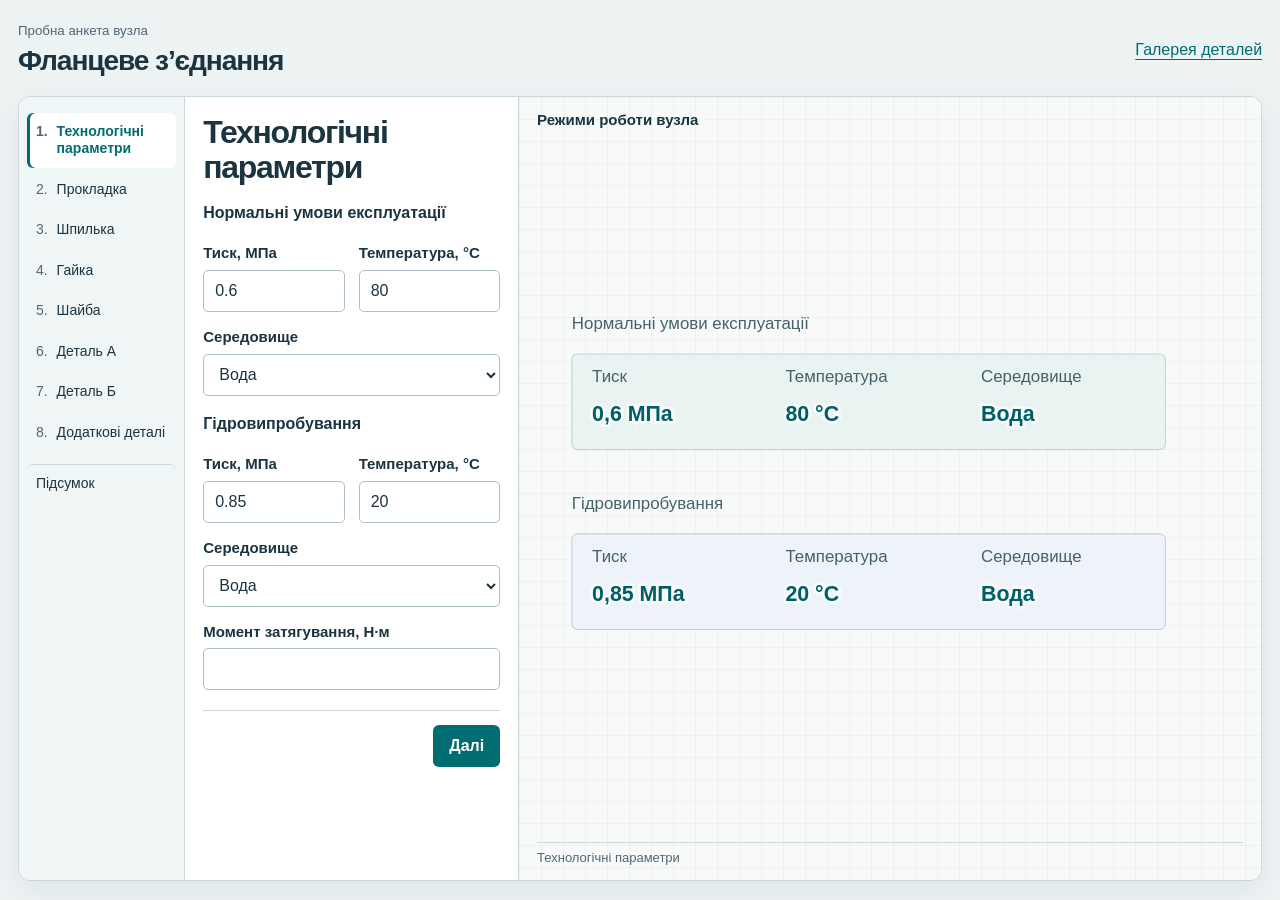
<file: fastener-demo.html>
<!doctype html>
<html lang="uk">
<meta charset="utf-8">
<meta name="viewport" content="width=device-width, initial-scale=1">
<title>Пробна анкета фланцевого вузла</title>
<style>
  :root { color-scheme: light; --ink:#1b3440; --muted:#516875; --line:#cbd8dc; --accent:#006d73; }
  * { box-sizing:border-box }
  body { margin:0; background:#edf2f3; color:var(--ink); font:16px/1.45 Inter,"Segoe UI",sans-serif }
  main { max-width:1760px; margin:auto; padding:clamp(14px,1.4vw,24px) }
  header,nav,.controls,.sheet-heading,.sheet-foot,.ref { display:flex; align-items:center; justify-content:space-between; gap:14px }
  header { margin-bottom:14px }
  .gallery-link { color:var(--accent); text-underline-offset:4px }
  h1,h2,p,figure { margin:0 }
  h1 { font-size:clamp(24px,2.2vw,34px); letter-spacing:-.04em }
  header small,.sheet-foot,.help { color:var(--muted) }
  nav { flex-direction:column; align-items:stretch; justify-content:flex-start; gap:3px; padding:16px 8px; background:#f0f5f5; border-right:1px solid var(--line); overflow:auto }
  nav button { display:flex; gap:9px; align-items:baseline; text-align:left; padding:10px 9px; font-size:14px; line-height:1.25 }
  nav button span { color:var(--muted); font-variant-numeric:tabular-nums }
  button,select,input { font:inherit }
  button,select { cursor:pointer }
  button { color:var(--ink); border:0; border-radius:6px; background:transparent; padding:9px 16px }
  nav [aria-current=step] { background:white; color:var(--accent); box-shadow:inset 3px 0 var(--accent); font-weight:650 }
  :focus-visible { outline:3px solid #008e9b; outline-offset:3px }
  .workspace { display:grid; grid-template-columns:clamp(148px,13vw,208px) clamp(310px,26vw,400px) minmax(0,1fr); height:max(462px,calc(100dvh - 115px)); border:1px solid var(--line); background:white; box-shadow:0 9px 30px #183e4910; border-radius:12px; overflow:hidden }
  figure { display:grid; grid-template-rows:auto minmax(0,1fr) auto; height:max(430px,calc(100dvh - 124px)); padding:12px 18px; border-left:1px solid var(--line); background-color:#f7faf9; background-image:linear-gradient(#c4d6dc38 1px,transparent 1px),linear-gradient(90deg,#c4d6dc38 1px,transparent 1px); background-size:22px 22px }
  .sheet-heading { font-size:15px; font-weight:600 }
  .sheet-heading span:last-child { font-size:13px; color:var(--muted); font-weight:400 }
  #drawing { display:block; width:100%; height:100%; min-height:0 }
  .sheet-foot { border-top:1px solid var(--line); padding-top:6px; font-size:13px }
  .panel { padding:clamp(14px,1.4vw,24px); overflow:auto }
  figure { height:100%; min-width:0; min-height:0 }
  .group { margin:16px 0 4px; font-weight:650 }
  .extra { border-top:1px solid var(--line); padding:7px 0 14px }
  .extra button { margin-top:8px }
  nav button:last-child { border-top:1px solid var(--line); margin-top:10px }
  h2 { font-size:32px; letter-spacing:-.04em; line-height:1.1; margin:0 0 12px }
  label { display:block; font-weight:600; font-size:15px; margin:14px 0 6px }
  select,input { width:100%; height:42px; border:1px solid #aebfc5; border-radius:5px; background:white; padding:0 11px; color:var(--ink) }
  .pair { display:grid; grid-template-columns:1fr 1fr; gap:14px }
  .ref { border-left:3px solid var(--accent); background:#eff6f5; padding:12px 14px; margin:21px 0 0; font-size:14px; align-items:flex-start }
  .ref strong { white-space:nowrap }
  .help { margin-top:7px; font-size:13px }
  .controls { margin-top:20px; padding-top:14px; border-top:1px solid var(--line); justify-content:flex-end }
  .primary { background:var(--accent); color:white; font-weight:600 }
  button:disabled { opacity:.55; cursor:default }
  .secondary { border:1px solid var(--line) }
  .part { stroke:#324c59; stroke-width:2; stroke-linejoin:round }
  .axis { stroke:#67848e; stroke-width:1; stroke-dasharray:12 4 2 4 }
  .dim { fill:none; stroke:var(--accent); stroke-width:1.5 }
  .measure { fill:#005f66; font:600 19px "Segoe UI",sans-serif; paint-order:stroke; stroke:#f7faf9; stroke-width:5px }
  .caption { fill:#46616c; font:15px "Segoe UI",sans-serif }
  .check { display:flex; align-items:center; gap:9px; cursor:pointer }
  .check input { width:18px; height:18px; margin:0; accent-color:var(--accent) }
  #gasketError { color:#963d21 }
  #gasketFields .ref { display:grid; grid-template-columns:1fr auto; gap:5px 10px }
  #gasketFields .ref strong { text-align:right }
  dl { display:grid; grid-template-columns:auto 1fr; gap:10px 16px; margin:8px 0 }
  dt { color:var(--muted) } dd { margin:0; text-align:right; font-weight:600 }
  [hidden] { display:none !important }
</style>
<main>
  <header><div><small>Пробна анкета вузла</small><h1>Фланцеве з’єднання</h1></div><a class="gallery-link" href="component-gallery.html" target="_blank" rel="noopener">Галерея деталей</a>
  </header>
  <div class="workspace">
    <nav aria-label="Кроки анкети" id="steps"></nav>
    <section class="panel">
      <h2 id="title" tabindex="-1"></h2>
      <div id="operatingFields"></div>
      <div id="studFields">
        <label for="diameter">Номінальний діаметр різьби</label><select id="diameter"></select>
        <div class="pair">
          <div><label for="pitch">Крок P, мм</label><select id="pitch"></select></div>
          <div><label for="count">Кількість, шт.</label><input id="count" type="number" min="1" step="1" value="8" required></div>
        </div>
        <p class="help" id="countError" hidden>Введіть цілу кількість від 1.</p>
        <div class="ref"><span>Крок за ГОСТ 8724-2002</span><strong id="pitchRef"></strong></div>
      </div>
      <div id="nutFields" hidden>
        <label for="standard">Стандарт гайки</label><select id="standard"></select>
        <label for="type">Виконання</label><select id="type"></select>
        <p class="help" id="matching"></p>
        <div class="ref"><span id="heightLabel"></span><strong id="heightRef"></strong></div>
      </div>
      <div id="gasketFields" hidden>
        <div class="pair">
          <div><label for="outerDiameter">Зовнішній Ø, мм</label><input id="outerDiameter" type="number" step="any" value="320"></div>
          <div><label for="innerDiameter">Внутрішній Ø, мм</label><input id="innerDiameter" type="number" step="any" value="200"></div>
        </div>
        <label for="thickness">Товщина, мм</label><input id="thickness" type="number" step="any" value="3">
        <label class="check"><input id="hasHoles" type="checkbox">Отвори під шпильки</label>
        <div id="holeFields" hidden><label for="holeDiameter">Діаметр отвору, мм</label><input id="holeDiameter" type="number" step="any" value="26"><p class="help" id="holeCount"></p></div>
        <p class="help" id="gasketError" aria-live="polite"></p>
        <div class="ref"><span>Ширина кільця</span><strong id="ringWidth"></strong><span>Ефективна площа</span><strong id="ringArea"></strong></div>
      </div>
      <div id="washerFields" hidden>
        <label for="placement">Розташування</label><select id="placement"><option value="a">З боку А</option><option value="b">З боку Б</option><option value="both">З обох боків</option><option value="none">Без шайб</option></select>
        <div id="washerSettings"><div class="pair"><div><label for="execution">Виконання</label><select id="execution"><option>1</option><option>2</option></select></div><div><label for="accuracy">Клас точності</label><select id="accuracy"><option>A</option><option>C</option></select></div></div>
        <div class="ref"><span>ГОСТ 11371-78</span><strong id="washerSize"></strong></div></div>
      </div>
      <div id="sideAFields" hidden></div><div id="sideBFields" hidden></div>
      <div id="extrasFields" hidden><div id="extraList"></div>
        <label for="extraKind">Додати до пакета</label><select id="extraKind"><option>Проставка</option><option>Бурт корпусу</option><option>Решітка</option></select>
        <button type="button" id="addExtra" class="secondary">Додати деталь</button></div>
      <div id="summaryFields" hidden><dl id="parts"></dl></div>
      <div class="controls"><button class="secondary" id="back" hidden>Назад</button><button class="primary" id="next"></button></div>
    </section>
    <figure>
      <figcaption class="sheet-heading"><span id="viewTitle"></span><span>Розміри в мм</span></figcaption>
      <svg id="drawing" viewBox="0 0 640 350" role="img" aria-labelledby="description">
        <title id="description"></title>
        <defs>
          <linearGradient id="steel" x2="0" y2="1" gradientUnits="objectBoundingBox">
            <stop stop-color="#728b95"/><stop offset=".2" stop-color="#bccdd1"/><stop offset=".39" stop-color="#eef4f4"/><stop offset=".65" stop-color="#b3c4c9"/><stop offset="1" stop-color="#7a919b"/>
          </linearGradient>
          <linearGradient id="shaftSteel" href="#steel" x2="1" y2="0"/>
          <linearGradient id="graphite" x2=".85" y2="1"><stop stop-color="#79898c"/><stop offset=".45" stop-color="#505f64"/><stop offset="1" stop-color="#303f45"/></linearGradient>
          <pattern id="cut" width="8" height="8" patternUnits="userSpaceOnUse"><rect width="8" height="8" fill="#bdc9ca"/><path d="M-2 2 l4 -4 M0 8 l8 -8 M6 10 l4 -4" stroke="#5a6c72" stroke-width="1"/></pattern>
          <marker id="tip" viewBox="0 0 8 6" refX="8" refY="3" markerWidth="7" markerHeight="5" orient="auto-start-reverse"><path d="M0 0 8 3 0 6Z" fill="#006d73"/></marker>
        </defs>
        <g id="geometry"></g>
      </svg>
      <div class="sheet-foot"><span id="drawingName"></span><span>Схема без масштабу</span></div>
    </figure>
  </div>
</main>
<script src="standards.bundle.js"></script>
<script src="core.js"></script>
<script src="calculations.js"></script>
<script>
  'use strict';
  const el = id => document.getElementById(id);
  const catalog = FlangeStandardsDB;
  const thread = catalog.threads['gost-24705-2004'];
  const fmt = FlangeCore.formatNumber;
  const diameter = el('diameter'), pitch = el('pitch'), count = el('count');
  const standard = el('standard'), type = el('type');
  const steps = [
    ['operating','Технологічні параметри'],['gasket','Прокладка'],['stud','Шпилька'],['nut','Гайка'],
    ['washer','Шайба'],['sideA','Деталь А'],['sideB','Деталь Б'],['extras','Додаткові деталі'],['summary','Підсумок']
  ];
  let step = 0, extraId = 0;

  function options(select, entries, preferred) {
    select.replaceChildren(...entries.map(([value, label]) => new Option(label, value)));
    if (entries.some(([value]) => String(value) === String(preferred))) select.value = preferred;
  }
  function setSizes() {
    const size = thread.sizes[diameter.value];
    const pitches = size.pitchesMm.map(p => [p, fmt(p) + (p === size.coarsePitchMm ? ' · великий' : '') + (size.nonPreferredPitchesMm?.includes(p) ? ' · нерекоменд.' : '')]);
    if (size.coarsePitchMm === null) pitches.unshift(['','Оберіть крок']);
    options(pitch, pitches, size.coarsePitchMm ?? '');
    const compatible = Object.values(catalog.nuts).filter(nut => nut.sizes[diameter.value]);
    options(standard, compatible.map(nut => [nut.id,nut.document]), standard.value);
    setTypes();
  }
  function setTypes() {
    const nut = catalog.nuts[standard.value];
    const types = Object.entries(nut.types || { A:{label:'Шестигранна'} })
      .filter(([key]) => FlangeCore.nutDimensions(catalog, nut.id, diameter.value, key));
    options(type, types.map(([key, item]) => [key,item.label]), type.value);
    type.disabled = types.length === 1;
  }
  function dimension(x1,y1,x2,y2) {
    return '<line class="dim" marker-start="url(#tip)" marker-end="url(#tip)" x1="'+x1+'" y1="'+y1+'" x2="'+x2+'" y2="'+y2+'"/>';
  }
  function studDrawing(d,p) {
    const half = 16 + d*.64, center = 241, left = center-half, right = center+half;
    const body = `M${left+5} 26 H${right-5} l5 5 V288 l-5 5 H${left+5} l-5 -5 V31 Z`;
    let grooves = '';
    if (p) {
      for (const [start,end] of [[27,101],[220,293]]) {
        for (let y=start; y<end; y+=2+p*1.55) grooves += `M${left} ${y+5} L${right} ${y}`;
      }
    }
    const run = 20 + (p || 0)*4, x = 415, y = 145;
    const profile = ` l-18 ${run*.4} v${run*.12} l18 ${run*.4} v${run*.08}`.repeat(4);
    return `<defs><clipPath id="shaft"><path d="${body}"/></clipPath></defs>
      <path d="${body}" fill="url(#shaftSteel)" class="part"/>
      <g clip-path="url(#shaft)" fill="none">
        <path d="${grooves}" stroke="#375563" stroke-width="2.2"/>
        <path d="${grooves}" transform="translate(0 1.6)" stroke="#edf4f3" stroke-width=".95"/>
      </g>
      <path class="axis" d="M${center} 12 V304"/>
      <path class="dim" d="M${left} 289 V334 M${right} 289 V334"/>
      ${dimension(left,326,right,326)}
      <text class="measure" x="${center}" y="318" text-anchor="middle">Ø ${d}</text>
      <path class="dim" d="M${left+2} 74 L${left-33} 48 h-56"/>
      <text class="measure" x="${left-88}" y="41">М${d}</text>
      ${p ? `<path class="dim" stroke-dasharray="3 4" d="M${right} 85 L354 118 H386"/>
      <text class="caption" x="378" y="74">Профіль різьби, збільшено</text>
      <path class="part" fill="url(#shaftSteel)" d="M${x-37} ${y-run} H${x}${profile} H${x-37}"/>
      <path class="dim" d="M${x+5} ${y} h40 M${x+5} ${y+run} h40"/>
      ${dimension(x+34,y,x+34,y+run)}
      <text class="measure" x="${x+48}" y="${y+run/2+6}">P = ${fmt(p)}</text>` : ''}
    `;
  }
  function nutDrawing(d,nut) {
    const capped = nut.typeId === 'B', half = 59+d*.64;
    const base = 244, h = 55+nut.heightMm*1.15, top = base-h;
    const left = 218-half, right = 218+half;
    const shoulder = capped ? top+h*.48 : top+9;
    const outline = capped
      ? `M${left} ${base-7} V${shoulder} L${left+10} ${shoulder-5} Q${left+10} ${top} 218 ${top} Q${right-10} ${top} ${right-10} ${shoulder-5} L${right} ${shoulder} V${base-7}`
      : `M${left} ${base-7} V${shoulder} l10 -9 H${right-10} l10 9 V${base-7}`;
    const radius = half*1.15;
    const hex = Array.from({length:6},(_,i)=>[455+radius*Math.cos(i*Math.PI/3),174+radius*Math.sin(i*Math.PI/3)].join(',')).join(' ');
    return `<path class="part" fill="url(#steel)" d="${outline} l-10 7 H${left+10} Z"/>
      <path fill="#45616e" opacity=".25" d="M${left} ${shoulder} Q${left+16} ${shoulder-8} ${left+28} ${shoulder} V${base-4} L${left+10} ${base} l-10 -7 Z"/>
      <path fill="#e3eef0" opacity=".45" d="M${right-28} ${shoulder} Q${right-16} ${shoulder-8} ${right} ${shoulder} V${base-7} l-10 7 -18 -4 Z"/>
      <path class="part" fill="none" d="M${left} ${shoulder} Q${left+16} ${shoulder-8} ${left+28} ${shoulder} Q218 ${shoulder-12} ${right-28} ${shoulder} Q${right-16} ${shoulder-8} ${right} ${shoulder} M${left+28} ${shoulder} V${base-4} M${right-28} ${shoulder} V${base-4}"/>
      <path class="axis" d="M218 ${top-20} V265"/>
      <path class="dim" d="M${capped?218:left+10} ${top} H98 M${left+10} ${base} H98"/>
      ${dimension(107,top,107,base)}
      <text class="measure" transform="translate(96 ${(top+base)/2}) rotate(-90)" text-anchor="middle">${nut.heightSymbol} = ${fmt(nut.heightMm)}</text>
      <polygon class="part" points="${hex}" fill="#b5c7cd"/>
      <circle class="part" cx="455" cy="174" r="${half*.88}" fill="#d3dee1"/>
      <circle class="part" cx="455" cy="174" r="${half*.50}" fill="#f7faf9"/>
      <path d="M455 ${174-half*.57} a${half*.57} ${half*.57} 0 1 1 ${-half*.57} ${half*.57}" fill="none" stroke="#526b76"/>
      <path class="axis" d="M${445-radius} 174 H${465+radius} M455 ${166-radius} V${182+radius}"/>
      <path class="dim" d="M${455+half*.36} ${174-half*.36} L518 84 h55"/>
      <text class="measure" x="571" y="77" text-anchor="end">М${d}</text>
      <text class="caption" x="218" y="302" text-anchor="middle">Вигляд збоку</text>
      <text class="caption" x="455" y="302" text-anchor="middle">З боку різьби</text>`;
  }
  function gasketInput() {
    return {
      mode:'ring', outerDiameter:el('outerDiameter').valueAsNumber, innerDiameter:el('innerDiameter').valueAsNumber,
      thickness:el('thickness').valueAsNumber, hasHoles:el('hasHoles').checked, holeDiameter:el('holeDiameter').valueAsNumber
    };
  }
  function gasketDrawing(gasket,width,washer=false) {
    const {outerDiameter, innerDiameter, thickness, hasHoles, holeDiameter} = gasket;
    const cx = 173, cy = 160;
    const outer = Math.min(145, 125 * outerDiameter / (washer ? 44 : 320));
    const inner = outer * (innerDiameter/outerDiameter);
    const ringPath = radius => `M${cx-radius} ${cy} a${radius} ${radius} 0 1 0 ${2*radius} 0 a${radius} ${radius} 0 1 0 ${-2*radius} 0 Z`;
    let holes = '';
    // The questionnaire supplies no pitch-circle diameter. The layout is illustrative.
    const detailedHoles = count.valueAsNumber <= 240;
    if (hasHoles && detailedHoles) {
      const radius = (outer+inner)/2, bore = outer*(holeDiameter/outerDiameter);
      for (let i=0; i<count.valueAsNumber; i++) {
        const angle = 2*Math.PI*i/count.valueAsNumber - Math.PI/2;
        const x = cx+radius*Math.cos(angle), y = cy+radius*Math.sin(angle);
        holes += `M${x-bore} ${y} a${bore} ${bore} 0 1 0 ${2*bore} 0 a${bore} ${bore} 0 1 0 ${-2*bore} 0 Z`;
      }
    }
    const sectionWidth = Math.min(137, Math.max(1, width*1.8)), sectionHeight = Math.min(90, Math.max(1, thickness*5));
    const x = 375, y = 200, end = x+sectionWidth, top = y-sectionHeight;
    return `<path fill="url(#${washer?'steel':'graphite'})" fill-rule="evenodd" stroke="#30444c" stroke-width="1" d="${ringPath(outer)}${ringPath(inner)}${holes}"/>
      <path class="axis" d="M${cx-outer-12} ${cy} H${cx+outer+12} M${cx} ${cy-outer-9} V${cy+outer+9}"/>
      ${dimension(cx-inner,cy,cx+inner,cy)}
      <text class="measure" text-anchor="middle" x="${cx}" y="${cy-8}">Ø ${fmt(innerDiameter)}</text>
      <path class="dim" d="M${cx-outer} ${cy+5} V326 M${cx+outer} ${cy+5} V326"/>
      ${dimension(cx-outer,318,cx+outer,318)}
      <text class="measure" text-anchor="middle" x="${cx}" y="311">Ø ${fmt(outerDiameter)}</text>
      <path class="dim" stroke-dasharray="3 4" d="M${cx+(outer+inner)*.39} ${cy-(outer+inner)*.31} L337 81 H361"/>
      <text class="caption" x="${x}" y="84">Радіальний переріз</text>
      <rect x="${x}" y="${top}" width="${sectionWidth}" height="${sectionHeight}" fill="url(#cut)" class="part"/>
      <path class="dim" d="M${x} ${y+3} V237 M${end} ${y+3} V237"/>
      ${dimension(x,228,end,228)}
      <text class="measure" text-anchor="middle" x="${x+sectionWidth/2}" y="254">${fmt(width)}</text>
      <path class="dim" d="M${end+3} ${top} h29 M${end+3} ${y} h29"/>
      ${dimension(end+22,top,end+22,y)}
      <text class="measure" x="${end+33}" y="${(top+y)/2+6}">${fmt(thickness)}</text>
      ${hasHoles ? `<text class="caption" x="${x}" y="290">${count.value} отв. × Ø ${fmt(holeDiameter)}</text>` : ''}`;
  }
  function validStud() {
    return Boolean(pitch.value) && count.validity.valid && Number.isSafeInteger(count.valueAsNumber);
  }
  function numeric(id,label,value,min) {
    return `<div><label for="${id}">${label}</label><input type="number" step="any" id="${id}" value="${value}" min="${min}" required></div>`;
  }
  function selected(id) { return el(id).selectedOptions[0].text }
  function shown(id,unit='') {
    const input=el(id);
    return input.validity.valid && Number.isFinite(input.valueAsNumber) ? fmt(input.valueAsNumber)+unit : '—';
  }
  function diagram(title,source,box,markup,units='Розміри в мм') {
    el('viewTitle').textContent=title;
    el('drawingName').textContent=source;
    document.querySelector('.sheet-heading span:last-child').textContent=units;
    document.querySelector('.sheet-foot span:last-child').textContent=units ? 'Схема без масштабу' : '';
    el('description').textContent=title;
    el('drawing').setAttribute('viewBox',box);
    el('geometry').innerHTML=markup;
  }
  function note(text) { return `<text class="caption" x="310" y="170" text-anchor="middle">${text}</text>` }
  function operatingText(key) {
    return shown(key+'P',' МПа')+' · '+shown(key+'T',' °C')+' · '+selected(key+'Medium');
  }
  function operatingDrawing() {
    const modes=[['normal','Нормальні умови експлуатації'],['hydro','Гідровипробування']];
    return modes.map(([key,label],i)=>{
      const y=35+i*160;
      const medium=selected(key+'Medium');
      const mediumLabel=medium.length>16?'<tspan x="364" dy="-9">Газ з високою</tspan><tspan x="364" dy="17">проникною властивістю</tspan>':medium;
      return `<g transform="translate(36 ${y})"><text class="caption" x="0" y="0">${label}</text>
        <rect x="0" y="22" width="528" height="85" rx="5" fill="${i?'#eef3fa':'#e9f3f2'}" stroke="#c4d4d7"/>
        <text class="caption" x="18" y="47">Тиск</text><text class="measure" x="18" y="82">${shown(key+'P',' МПа')}</text>
        <text class="caption" x="190" y="47">Температура</text><text class="measure" x="190" y="82">${shown(key+'T',' °C')}</text>
        <text class="caption" x="364" y="47">Середовище</text><text class="${medium.length>16?'caption':'measure'}" x="364" y="82">${mediumLabel}</text></g>`;
    }).join('');
  }
  function sideDrawing(key) {
    const outer=el(key+'Outer').valueAsNumber, inner=el(key+'Inner').valueAsNumber, height=el(key+'Height').valueAsNumber;
    if (!(outer>inner && inner>0 && height>0)) return note('Вкажіть Df > D > 0 та додатну висоту.');
    const bore=128*(inner/outer), h=Math.min(96,Math.max(3,2*height));
    return `<path class="part" fill="url(#steel)" fill-rule="evenodd" d="M174 28 a128 128 0 1 1 -.01 0 Z M174 ${156-bore} a${bore} ${bore} 0 1 1 -.01 0 Z"/>
      <path class="axis" d="M30 156 H318 M174 16 V292"/>
      ${dimension(174-bore,156,174+bore,156)}<text class="measure" x="174" y="147" text-anchor="middle">Ø ${fmt(inner)}</text>
      <path class="dim" d="M46 158 V322 M302 158 V322"/>${dimension(46,315,302,315)}<text class="measure" x="174" y="306" text-anchor="middle">Ø ${fmt(outer)}</text>
      <text class="caption" x="360" y="106">Радіальний переріз</text>
      <rect class="part" x="360" y="${215-h}" width="${128-bore}" height="${h}" fill="url(#cut)"/>
      <path class="dim" d="M${488-bore} ${215-h} H512 M${488-bore} 215 H512"/>
      ${dimension(505,215-h,505,215)}<text class="measure" x="520" y="${220-h/2}">${fmt(height)}</text>`;
  }
  function render() {
    const [key,title]=steps[step];
    for (const [id] of steps) {
      el(id+'Fields').hidden=id!==key;
      el(id+'Tab').setAttribute('aria-current',id===key?'step':'false');
    }
    el('title').textContent=title;
    el('back').hidden=step===0;
    el('next').textContent=step===steps.length-1?'До початку':step===steps.length-2?'Переглянути підсумок':'Далі';
    const d=Number(diameter.value), p=FlangeCore.threadPitch(catalog,thread.id,d,pitch.value)?.pitchMm;
    const nut=FlangeCore.nutDimensions(catalog,standard.value,d,type.value);
    const designation='М'+d+(p?' × '+fmt(p):'');
    const gasket=gasketInput(), {values,issues}=FlangeCalculations.gasketGeometry(gasket,count.value);
    const gasketError=issues[0] || (gasket.thickness>0?'':'Введіть додатну товщину прокладки.');
    const gasketSize=gasketError?'Потрібні дані':[gasket.outerDiameter,gasket.innerDiameter,gasket.thickness].map(fmt).join(' × ')+' мм';
    const washer=FlangeCore.washerDimensions(catalog,'gost-11371-78',d,el('accuracy').value,el('execution').value);
    const hasWasher=el('placement').value!=='none';
    const box='5 0 628 350';
    if (key==='operating') diagram('Режими роботи вузла','Технологічні параметри',box,operatingDrawing(),'');
    if (key==='gasket') {
      el('holeFields').hidden=!gasket.hasHoles;
      el('holeCount').textContent='Кількість із кроку «Шпилька» — '+(count.value || '—')+'. Розташування умовне.';
      el('gasketError').textContent=gasketError;
      el('ringWidth').textContent=values.width===null?'—':fmt(values.width)+' мм';
      el('ringArea').textContent=values.effectiveArea===null?'—':fmt(values.effectiveArea)+' мм²';
      diagram('Графітова кільцева прокладка',gasket.hasHoles && count.valueAsNumber>240?'Отвори позначено кількістю та діаметром':'Вигляд у плані та переріз',box,gasketError?note('Уточніть розміри в анкеті'):gasketDrawing(gasket,values.width));
    }
    if (key==='stud') {
      el('countError').hidden=count.validity.valid && Number.isSafeInteger(count.valueAsNumber);
      el('pitchRef').textContent=p?fmt(p)+' мм':'Оберіть крок';
      diagram('Шпилька '+designation,thread.document,'85 3 494 339',studDrawing(d,p));
    }
    if (key==='nut') {
      el('matching').textContent='Різьба зі шпильки — '+designation+'.';
      el('heightLabel').textContent=nut.heightLabel+' за '+nut.document;
      el('heightRef').textContent=nut.heightSymbol+' = '+fmt(nut.heightMm)+' мм';
      diagram('Гайка '+designation,nut.document,'70 6 510 316',nutDrawing(d,nut));
    }
    if (key==='washer') {
      el('washerSettings').hidden=!hasWasher;
      const available=hasWasher && washer;
      el('washerSize').textContent=washer ? [washer.outerDiameterMm,washer.innerDiameterMm,washer.thicknessMm].map(fmt).join(' × ')+' мм':'Немає розмірів';
      const data=available && {outerDiameter:washer.outerDiameterMm,innerDiameter:washer.innerDiameterMm,thickness:washer.thicknessMm};
      diagram('Плоска шайба під М'+d,'ГОСТ 11371-78',box,available?gasketDrawing(data,(data.outerDiameter-data.innerDiameter)/2,true):note(hasWasher?'Для цього типорозміру немає розмірів у каталозі.':'У вузлі шайб немає.'));
    }
    if (key==='sideA' || key==='sideB') diagram(selected(key+'Name'),'Основні розміри деталі',box,sideDrawing(key));
    const extras=Array.from(el('extraList').children);
    if (key==='extras') {
      const last=el('extraList').querySelector('.extra:focus-within') || extras.at(-1);
      const part=last && last.dataset.kind, height=last && shown(last.id+'Height',' мм'), area=last && shown(last.id+'Area',' мм²');
      diagram(part || 'Додаткові деталі','Склад пакета',box,last?`<rect x="120" y="130" width="320" height="60" fill="url(#cut)" class="part"/>${dimension(470,130,470,190)}<text class="measure" x="483" y="167">${height}</text><text class="caption" x="120" y="233">Площа перерізу · ${area}</text>`:note('Додаткових деталей у пакеті немає.'));
    }
    if (key==='summary') {
      const rows=[['НУЕ',operatingText('normal')],['ГВ',operatingText('hydro')],['Момент',shown('torque',' Н·м')],['Прокладка',gasketSize],['Отвори',gasket.hasHoles?(count.value||'—')+' × Ø '+shown('holeDiameter',' мм'):'Без отворів'],['Шпилька',validStud()?designation+', '+count.value+' шт.':'Потрібні дані'],['Гайка',selected('type')+', '+nut.document+', '+nut.heightSymbol+' = '+fmt(nut.heightMm)+' мм'],['Шайба',selected('placement')+(hasWasher?(washer?' · '+fmt(washer.thicknessMm)+' мм':' · немає розмірів'):'')]];
      for (const side of ['sideA','sideB']) rows.push([selected(side+'Name'),[side+'Outer',side+'Inner',side+'Height'].map(id=>shown(id)).join(' × ')+' мм']);
      for (const extra of extras) rows.push([extra.dataset.kind,shown(extra.id+'Height',' мм')+' · '+shown(extra.id+'Area',' мм²')]);
      el('parts').replaceChildren(...rows.flatMap(([label,value])=>[Object.assign(document.createElement('dt'),{textContent:label}),Object.assign(document.createElement('dd'),{textContent:value})]));
      diagram('Режими роботи вузла','Підсумок введених даних',box,operatingDrawing(),'');
    }
  }
  function go(target) {
    step=target;
    render();
    document.querySelector('.panel').scrollTop=0;
    el('title').focus({preventScroll:true});
  }
  for (const [index,[key,label]] of steps.entries()) {
    const button=document.createElement('button');
    button.id=key+'Tab';
    button.innerHTML=(key==='summary'?'':`<span>${index+1}.</span>`)+label;
    button.onclick=()=>go(index);
    el('steps').append(button);
  }
  const media=['Відсутнє','Рідина','Вода','Мастило','Олива','Розчин','Пар','Повітря','Водень','Гелій','Газ','Газ з високою проникною властивістю'];
  for (const [key,label,pressure,temperature] of [['normal','Нормальні умови експлуатації',0.6,80],['hydro','Гідровипробування',0.85,20]]) {
    el('operatingFields').insertAdjacentHTML('beforeend',`<p class="group">${label}</p><div class="pair">${numeric(key+'P','Тиск, МПа',pressure,0)}${numeric(key+'T','Температура, °C',temperature,-273.15)}</div><label for="${key}Medium">Середовище</label><select id="${key}Medium"></select>`);
    options(el(key+'Medium'),media.map(m=>[m,m]),'Вода');
  }
  el('operatingFields').insertAdjacentHTML('beforeend',numeric('torque','Момент затягування, Н·м','',0));
  for (const [key,letter,name] of [['sideA','А','Кришка'],['sideB','Б','Корпус']]) {
    el(key+'Fields').innerHTML=`<label for="${key}Name">Деталь з боку ${letter}</label><select id="${key}Name"><option>${name}</option><option>Фланець ${letter}</option></select>
      <div class="pair">${numeric(key+'Outer','Зовнішній Ø, мм',360,0)}${numeric(key+'Inner','Внутрішній Ø, мм',190,0)}</div>${numeric(key+'Height','Висота фланця hƒ, мм',key==='sideA'?36:42,0)}`;
  }
  el('addExtra').onclick=()=>{
    const id='extra'+(++extraId),kind=selected('extraKind');
    el('extraList').insertAdjacentHTML('beforeend',`<section class="extra" id="${id}" data-kind="${kind}"><strong>${kind}</strong><div class="pair">${numeric(id+'Height','Товщина, мм','',0)}${numeric(id+'Area','Площа, мм²','',0)}</div><button class="secondary" type="button">Вилучити</button></section>`);
    el(id).querySelector('button').onclick=()=>{el(id).remove();render()};
    el(id).addEventListener('focusin',render);
    render();
    el(id+'Height').focus();
  };
  const available=Object.keys(thread.sizes).filter(d=>Object.values(catalog.nuts).some(nut=>nut.sizes[d]));
  options(diameter,available.map(d=>[d,'М'+d]),'24');
  setSizes();
  document.querySelector('.panel').addEventListener('input',event=>{
    if (event.target===diameter) setSizes();
    if (event.target===standard) setTypes();
    if (event.target===el('execution')) {
      const classes=catalog.washers['gost-11371-78'].executions[el('execution').value];
      options(el('accuracy'),classes.map(c=>[c,c]),el('accuracy').value);
    }
    render();
  });
  el('next').onclick=()=>go((step+1)%steps.length);
  el('back').onclick=()=>go(step-1);
  render();
</script>
</html>
</file>
<file: styles.css>
:root{--desk:#edf1f6;--paper:#fff;--ink:#213346;--muted:#6e7e90;--line:#dce3ed;--blue:#245ed0;--blue-soft:#edf3ff;--navy:#243a53;--green:#237359;--amber:#98671e;--radius:12px;font-family:"Segoe UI Variable","Segoe UI",Arial,sans-serif;color:var(--ink);background:var(--desk);font-synthesis:none}
*{box-sizing:border-box}body{margin:0;font-size:14px;line-height:1.5}button,input,select,textarea{font:inherit}button{cursor:pointer}button:disabled{cursor:default;opacity:.5}a{color:var(--blue)}button{color:inherit}button svg,.icon{width:19px;height:19px;flex-shrink:0}button,input,select,textarea{touch-action:manipulation}button:focus-visible,a:focus-visible,summary:focus-visible{outline:3px solid #8daff3;outline-offset:3px}input:focus,select:focus,textarea:focus{outline:0;border-color:var(--blue);box-shadow:0 0 0 3px #245ed014}[hidden]{display:none!important}h1,h2,h3,p{margin:0}h1,h2,h3{font-weight:600}h1{font-size:30px;letter-spacing:-.7px;line-height:1.2}h2{font-size:19px;letter-spacing:-.3px}h3{font-size:15px}small{font-size:12px}button{border:0;background:transparent}input,select,textarea{width:100%;min-width:0;border:1px solid #cfd9e6;border-radius:7px;background:#fff;padding:9px 11px;min-height:40px;color:var(--ink)}input::placeholder,textarea::placeholder{color:#96a2b0}textarea{resize:vertical}select{padding-right:27px}label{display:block;font-size:12px;color:#53677c;font-weight:600;margin-bottom:6px}fieldset{border:0;margin:0;padding:0}legend{padding:0}hr{border:0;border-top:1px solid var(--line);margin:20px 0}.skip-link{position:fixed;z-index:100;top:-80px;left:20px;background:#fff;padding:12px}.skip-link:focus{top:10px}
.app-header{height:76px;display:flex;align-items:center;gap:30px;padding:0 32px;border-bottom:1px solid var(--line);background:#fff;position:relative;z-index:5}.brand{display:flex;align-items:center;gap:11px;text-align:left;padding:0;flex-shrink:0;font-size:18px;font-weight:650;letter-spacing:-.3px}.brand-mark{width:40px;height:40px}.brand small{display:block;font-size:11px;letter-spacing:0;color:var(--muted);font-weight:400;margin-top:-1px}.breadcrumbs{display:flex;align-items:center;gap:9px;min-width:0;flex:1;color:var(--muted);font-size:12px}.breadcrumbs button{padding:5px 0;max-width:230px;overflow:hidden;text-overflow:ellipsis;white-space:nowrap}.breadcrumbs button:hover{color:var(--blue)}.breadcrumbs .current{color:var(--ink);max-width:240px;overflow:hidden;text-overflow:ellipsis;white-space:nowrap}.breadcrumbs svg{width:13px;height:13px;flex-shrink:0}.header-status{display:flex;align-items:center;gap:8px;color:var(--muted);font-size:12px;white-space:nowrap}.status-dot{width:6px;height:6px;border-radius:50%;background:#4a9a7c}.header-status.error{color:#b13d42}.header-status.error .status-dot{background:#b13d42}.button{display:inline-flex;align-items:center;justify-content:center;gap:8px;padding:10px 16px;min-height:42px;border-radius:8px;font-weight:600;font-size:13px;border:1px solid transparent;white-space:nowrap}.button.primary{background:var(--blue);color:#fff}.button.primary:hover{background:#174eb9}.button.secondary{background:#fff;border-color:var(--line)}.button.secondary:hover{border-color:#a9bedb;background:#f8faff}.button.quiet{color:var(--muted);padding:8px 10px;min-height:36px}.button.quiet:hover{color:var(--blue);background:var(--blue-soft)}.button.danger{background:#b63e46;color:#fff}.icon-button{width:34px;height:34px;display:inline-flex;align-items:center;justify-content:center;border-radius:7px;color:var(--muted);flex-shrink:0}.icon-button:hover{background:var(--blue-soft);color:var(--blue)}.icon-button.danger:hover{color:#b63e46;background:#fff0f0}.back-button{display:flex;align-items:center;gap:7px;color:var(--muted);font-size:12px;padding:0;margin-bottom:25px}.back-button:hover{color:var(--blue)}
.desktop{max-width:1440px;margin:auto;padding:48px 48px 32px;min-height:calc(100vh - 76px)}.page-heading{display:flex;align-items:flex-start;justify-content:space-between;gap:24px;margin-bottom:32px}.page-heading p{color:var(--muted);margin-top:9px;font-size:14px}.page-heading .button{margin-top:4px}.toolbar{display:flex;gap:16px;align-items:center;justify-content:space-between;margin:0 0 24px}.search{position:relative;max-width:360px;width:100%}.search svg{position:absolute;left:13px;top:12px;width:17px;height:17px;color:#8a9aae}.search input{padding-left:40px;background:#f9fbfd;border-color:var(--line)}.toolbar-right{display:flex;align-items:center;gap:14px;font-size:12px;color:var(--muted)}.toolbar select{font-size:12px;min-height:38px;max-width:190px;background:transparent;border-color:transparent;padding-left:5px}.item-count{white-space:nowrap}.equipment-grid{display:grid;grid-template-columns:repeat(auto-fill,minmax(255px,1fr));gap:20px}.equipment-card{background:#fff;border:1px solid var(--line);border-radius:12px;overflow:hidden;position:relative;transition:border-color .15s,transform .15s}.equipment-card:hover{border-color:#9bb6e5;transform:translateY(-2px)}.equipment-open{padding:26px 24px 21px;text-align:left;width:100%;display:block}.folder-art{width:68px;height:52px;margin-bottom:25px;display:block}.equipment-card h2{font-size:17px;line-height:1.4;overflow-wrap:anywhere}.equipment-card .designation{color:var(--muted);font-size:12px;margin-top:4px;min-height:18px}.equipment-card-footer{display:flex;align-items:center;justify-content:space-between;padding:11px 16px 11px 24px;border-top:1px solid #eff2f6;color:var(--muted);font-size:12px}.equipment-card-footer>span{display:flex;gap:7px;align-items:center}.equipment-card-footer svg{width:15px;height:15px}.card-actions{display:flex;gap:1px}.create-card{min-height:236px;border:1px dashed #b8c9df;border-radius:12px;display:flex;flex-direction:column;align-items:center;justify-content:center;gap:13px;color:#536c8d;background:#f3f6fb;font-weight:600;font-size:13px}.create-card:hover{background:var(--blue-soft);border-color:var(--blue);color:var(--blue)}.create-card>span{width:42px;height:42px;display:flex;align-items:center;justify-content:center;border:1px solid #c4d3e7;border-radius:50%;background:#fff}.empty-workspace{background:#fff;border:1px solid var(--line);border-radius:16px;display:grid;grid-template-columns:1fr 1fr;min-height:355px;overflow:hidden}.empty-copy{padding:62px 20px 55px 48px;align-self:center}.empty-copy h2{font-size:24px;line-height:1.3;letter-spacing:-.5px;max-width:330px}.empty-copy p{max-width:350px;margin:14px 0 24px;color:var(--muted);line-height:1.7}.empty-illustration{display:flex;align-items:center;justify-content:center;position:relative;background-color:#f6f9ff;background-image:radial-gradient(#d6e2f1 .8px,transparent .8px);background-size:18px 18px;border-left:1px solid #e8eef8}.empty-illustration svg{width:280px;height:240px}.workspace-footer{display:flex;align-items:center;gap:7px;margin-top:32px;font-size:12px;color:#8391a2}.workspace-footer svg{width:15px;height:15px}.no-results{text-align:center;padding:60px 20px;color:var(--muted);grid-column:1/-1}
.folder-heading{display:flex;align-items:center;gap:20px;min-width:0}.folder-heading .folder-art{width:64px;height:50px;margin:0;flex-shrink:0}.folder-heading h1{overflow-wrap:anywhere}.folder-description{display:flex;gap:12px;color:var(--muted);font-size:13px;margin-top:9px;flex-wrap:wrap}.nodes-list{background:#fff;border:1px solid var(--line);border-radius:12px;overflow:hidden}.node-table-head,.node-row{display:grid;grid-template-columns:minmax(270px,1.8fr) minmax(120px,0.7fr) minmax(360px,2.4fr) 85px 90px;gap:18px;align-items:center;padding:14px 24px}.node-table-head{background:#f7f9fc;color:var(--muted);font-size:11px;border-bottom:1px solid var(--line)}.node-row{border-bottom:1px solid #edf1f6}.node-row:last-child{border:0}.node-row:hover{background:#fbfcff}.node-open{display:flex;align-items:center;gap:13px;text-align:left;padding:0;min-width:0}.file-icon{width:36px;height:43px;display:flex;align-items:center;justify-content:center;background:var(--blue-soft);border:1px solid #d7e4fb;border-radius:5px;color:var(--blue);flex-shrink:0}.file-icon svg{width:21px;height:21px}.node-open strong{font-size:14px;font-weight:600;overflow-wrap:anywhere}.node-open small{display:block;color:var(--muted);font-size:11px;margin-top:3px}.node-kind,.node-date{font-size:12px;color:var(--muted)}.node-row>.card-actions{justify-content:flex-end}.mini-progress{display:flex;align-items:center;gap:8px;font-size:11px;color:var(--muted)}.mini-track{height:4px;width:60px;border-radius:4px;background:#e7edf5;overflow:hidden}.mini-track>span{display:block;background:#7e9bc7;height:100%}.mini-progress.complete{color:var(--green)}.mini-progress.complete .mini-track>span{background:#429178}.node-title-group{display:flex;flex-direction:column;gap:5px;min-width:0}.node-params-grid{display:grid;grid-template-columns:auto auto;gap:4px 8px;align-items:center;margin-top:4px;width:fit-content}.node-tag{font-size:11px;padding:2px 7px;border-radius:4px;background:#eef3f9;color:#4c627a;font-weight:500;white-space:nowrap;line-height:1.35;border:1px solid #e1e9f4}.node-tag.fastener-tag{background:#f1f5f9;color:#334155;border-color:#cbd5e1;font-weight:600}.node-tag.op-tag{display:inline-flex;align-items:baseline;gap:4px;font-variant-numeric:tabular-nums}.node-tag.op-tag.nue{background:#eff6ff;color:#1e40af;border-color:#bfdbfe}.node-tag.op-tag.hv{background:#f0fdfa;color:#0f766e;border-color:#99f6e4}.op-k{font-size:10px;font-weight:700;letter-spacing:.3px}.node-torque-cell{display:flex;flex-direction:column;gap:6px;min-width:0;width:100%}.torque-cell-top{display:flex;align-items:center;justify-content:space-between;gap:8px;flex-wrap:wrap}.torque-cell-top.pending-top{display:flex;align-items:center;gap:10px;justify-content:flex-start}.torque-cell-values{display:flex;align-items:baseline;gap:6px;font-size:12px;font-variant-numeric:tabular-nums;flex-wrap:wrap}.legend-indicator{display:inline-block;width:7px;height:7px;border-radius:2px;vertical-align:middle;margin-right:2px}.legend-indicator.calc{background:#15803d}.legend-indicator.target{background:#1e293b}.torque-val-group{display:inline-flex;align-items:baseline;gap:3px}.torque-val-group small{font-size:10px;color:var(--muted);font-weight:400}.torque-val-group strong{font-weight:650;color:var(--ink)}.torque-val-group .unit{font-size:10px;color:#8899aa}.torque-val-sep{color:#cbd5e1;font-weight:300}.torque-ruler-wrapper{position:relative;width:100%;box-sizing:border-box;padding:2px 2px;margin:3px 0 2px}.ruler-labels-track{position:relative;height:14px;width:100%}.ruler-labels-track:empty{display:none}.ruler-labels-track.top{margin-bottom:7px}.ruler-labels-track.top .ruler-marker-label{bottom:0}.ruler-labels-track.bottom{margin-top:7px}.ruler-labels-track.bottom .ruler-marker-label{top:0}.ruler-marker-label{position:absolute;transform:translateX(-50%);font-size:11px;font-weight:700;line-height:1;white-space:nowrap;pointer-events:none;font-variant-numeric:tabular-nums;z-index:5}.ruler-marker-label.tu{color:#1e293b}.ruler-marker-label.calc{color:#15803d}.ruler-scale-track{position:relative;height:12px;width:100%;background:#edf2f7;border:1px solid #dbe3ed;border-radius:6px;display:flex;align-items:center;overflow:visible}.ruler-ticks-bg{position:absolute;inset:0;background:repeating-linear-gradient(to right,transparent,transparent 9.5%,rgba(203,213,225,.5) 9.5%,rgba(203,213,225,.5) 10%);border-radius:5px;z-index:1}.ruler-zone{position:absolute;top:0;bottom:0;border-radius:5px;z-index:2}.ruler-zone.calc-zone{background:#d1fae5;border:1px solid #86efac;opacity:.9}.ruler-zone.tu-bracket{border:1.5px dashed #475569;background:rgba(203,213,225,.35);border-radius:5px;z-index:2}.ruler-zone.overlap-zone.full{background:linear-gradient(90deg,#10b981,#059669);box-shadow:0 1px 3px rgba(16,185,129,.35);border-radius:4px;z-index:2}.ruler-zone.overlap-zone.partial{background:linear-gradient(90deg,#f59e0b,#10b981);box-shadow:0 1px 3px rgba(245,158,11,.35);border-radius:4px;z-index:2}.ruler-zone.capped-zone{background:repeating-linear-gradient(45deg,rgba(239,68,68,.3),rgba(239,68,68,.3) 3px,rgba(254,202,202,.4) 3px,rgba(254,202,202,.4) 6px);border:1px dashed #ef4444;border-radius:4px;z-index:2}.ruler-zone.capped-zone.low{background:repeating-linear-gradient(45deg,rgba(245,158,11,.3),rgba(245,158,11,.3) 3px,rgba(254,243,199,.4) 3px,rgba(254,243,199,.4) 6px);border:1px dashed #f59e0b;border-radius:4px;z-index:2}.ruler-tick{position:absolute;top:-3px;height:18px;width:2.5px;transform:translateX(-50%);z-index:4;border-radius:1px}.ruler-tick.calc{background:#15803d;box-shadow:0 0 2px rgba(21,128,61,.4)}.ruler-tick.tu{background:#0f172a;box-shadow:0 0 2px rgba(15,23,42,.4)}.torque-badge{display:inline-flex;align-items:center;gap:5px;font-size:11px;font-weight:600;padding:2px 7px;border-radius:4px;width:fit-content;line-height:1.4}.torque-badge svg{width:12px;height:12px}.torque-badge.full{background:#e8f7f0;color:#1e704d;border:1px solid #c2ebd7}.torque-badge.partial{background:#fff6e8;color:#8f5d14;border:1px solid #fae2be}.torque-badge.none{background:#fff0f0;color:#a43236;border:1px solid #f6c8c9}.torque-badge.neutral{background:#f1f4f8;color:#62758a;border:1px solid #dbe2ec}.node-torque-cell.pending{gap:4px}.torque-expected-target{font-size:11px;color:#6a7e94;font-weight:500;font-variant-numeric:tabular-nums}.torque-missing-hint{font-size:10px;color:#94a3b5;white-space:nowrap;overflow:hidden;text-overflow:ellipsis;max-width:250px}.target-torque-hint{display:flex;align-items:center;justify-content:space-between;gap:10px;margin-top:6px;font-size:11px;color:#6a7c91;background:#f3f6fa;padding:8px 11px;border-radius:6px;border:1px solid #e2e8f1}.link-button{background:none;border:0;padding:0;color:var(--blue);font-size:11px;font-weight:600;text-decoration:underline;cursor:pointer;white-space:nowrap}.link-button:hover{color:#174eb9;text-decoration:none}
.editor{height:calc(100vh - 76px);display:flex;flex-direction:column}.node-topbar{display:flex;align-items:center;justify-content:space-between;gap:24px;background:#fff;padding:19px 28px;border-bottom:1px solid var(--line);flex-shrink:0}.node-title{display:flex;align-items:center;gap:13px;min-width:0}.node-title>button{margin-right:3px}.node-title h1{font-size:21px;letter-spacing:-.4px;overflow-wrap:anywhere}.node-title p{font-size:11px;color:var(--muted);margin-top:4px}.torque-bar{display:flex;align-items:center;gap:24px;flex-shrink:0}.torque-label{font-size:11px;color:#7a8999;margin-bottom:3px}.torque-value{font-size:13px;color:#53677c;display:flex;align-items:center;gap:7px;font-weight:600}.torque-value::before{content:'—';font-size:24px;color:#a1b1c7;font-weight:400;line-height:1}.torque-item+.torque-item{border-left:1px solid var(--line);padding-left:24px}.editor-body{display:grid;grid-template-columns:370px minmax(0,1fr);min-height:0;flex:1}.settings{background:#fff;border-right:1px solid var(--line);overflow:auto;scrollbar-width:thin}.settings-heading{padding:21px 22px 18px;display:flex;align-items:center;justify-content:space-between;gap:10px;border-bottom:1px solid #e5ebf3}.settings-heading>div{display:flex;gap:8px;align-items:center;font-size:13px;font-weight:600}.settings-heading svg{width:16px;height:16px;color:#6c819c}.settings-heading small{color:var(--muted);font-weight:400;font-size:11px}.settings-section{border-bottom:1px solid #e5ebf3}.settings-section>summary{list-style:none;padding:17px 22px;display:flex;align-items:center;gap:10px;cursor:pointer;user-select:none;font-weight:600;font-size:13px;position:relative}.settings-section>summary::-webkit-details-marker{display:none}.settings-section>summary:hover{background:#f8faff}.settings-section>summary>.icon{width:17px;height:17px;color:#7d8fa6}.settings-section[open]>summary{background:#f6f9ff;color:var(--blue)}.settings-section[open]>summary>.icon{color:var(--blue)}.section-chevron{width:14px;height:14px;margin-left:3px;color:#92a0b1;transition:transform .15s}.settings-section[open] .section-chevron{transform:rotate(180deg)}.section-status{margin-left:auto;display:flex;align-items:center;gap:4px;font-size:10px;color:#9c8055;font-weight:400}.section-status.ready{color:var(--green)}.section-status svg{width:12px;height:12px}.section-body{padding:16px 22px 23px}.section-intro{color:var(--muted);font-size:11px;line-height:1.6;margin:0 0 15px}.field{margin-bottom:15px;min-width:0}.field:last-child{margin-bottom:0}.field-row{display:grid;grid-template-columns:1fr 1fr;gap:12px}.input-unit{position:relative}.input-unit input{padding-right:47px}.input-unit>span{position:absolute;right:11px;top:11px;font-size:11px;color:#8595a8;pointer-events:none}.input-unit input[data-unit="М"]{padding-left:32px;padding-right:12px}.input-unit>.unit-prefix{left:12px;right:auto;color:var(--ink);font-size:14px;top:9px}.field-help{color:#8492a3;font-size:10px;line-height:1.55;margin-top:5px}.field-error{font-size:10px;color:#b84c4d;margin-top:5px}.case-grid{display:grid;grid-template-columns:1fr 1fr;gap:12px}.case-title{display:flex;align-items:center;gap:6px;margin-bottom:13px;font-size:12px;color:var(--ink);font-weight:650}.case-title span{width:6px;height:6px;background:#5984cc;border-radius:50%}.case-title.hydro span{background:#91a4bd}.case-grid select{font-size:12px;padding-left:8px}.choice-group{display:flex;gap:3px;padding:4px;background:#edf1f6;border-radius:8px;margin-bottom:17px}.choice-group button{flex:1;padding:7px 6px;font-size:11px;border-radius:5px;color:#71829a;line-height:1.45}.choice-group button[aria-pressed="true"]{background:#fff;color:var(--blue);box-shadow:0 1px 4px #1b385b12;font-weight:600}.check-label{display:flex;align-items:center;gap:9px;cursor:pointer;font-size:12px;font-weight:400;color:var(--ink);margin:4px 0 14px}.check-label input{width:16px;height:16px;min-height:0;padding:0;accent-color:var(--blue);box-shadow:none}.material-card{width:100%;text-align:left;border:1px solid var(--line);border-radius:8px;padding:11px 12px;background:#fff;display:flex;align-items:center;gap:10px;margin-bottom:14px}.material-card:hover{border-color:#88a9de;background:#f9fbff}.material-card>.icon{color:#8097b7;width:20px;height:20px}.material-card>span{min-width:0;flex:1}.material-card strong{display:block;font-size:12px;font-weight:600;overflow-wrap:anywhere}.material-card small{display:block;font-size:10px;color:var(--muted);font-weight:400;margin-top:2px;white-space:normal;line-height:1.5}.material-card>.chevron{width:14px;height:14px;color:#a0aec0;flex-shrink:0}.material-card.invalid{border-color:#d3a470}.sub-label{font-size:11px;color:#6f8095;margin-bottom:7px}.side-title{display:flex;align-items:center;gap:7px;font-size:11px;font-weight:600;margin:15px 0 10px}.side-letter{width:20px;height:20px;background:#eff3f9;border-radius:4px;display:flex;align-items:center;justify-content:center;color:#6d83a4;font-size:10px}.readonly-line{display:flex;align-items:center;justify-content:space-between;gap:10px;font-size:11px;color:var(--muted);padding:7px 0}.readonly-line strong{font-weight:600;color:var(--ink)}.standard-box{background:#f6f8fb;border:1px solid #e9eef5;padding:11px 12px;border-radius:7px;margin:10px 0 0;font-size:11px;line-height:1.6;color:#7b8ba0}.standard-box>span{display:flex;gap:6px;align-items:center;margin-bottom:4px;font-size:10px;font-weight:600;color:#60758f}.standard-box svg{width:13px;height:13px}.extra-card{border:1px solid var(--line);padding:12px;border-radius:8px;margin-bottom:12px;background:#fafbfd}.extra-card-heading{display:flex;justify-content:space-between;align-items:center;margin-bottom:10px;font-size:11px;font-weight:600;color:#6a7f9b}.extra-card .material-card{background:#fff}.add-extra{width:100%;border:1px dashed #b8c9e0;color:var(--blue);padding:10px;font-size:12px;border-radius:7px;display:flex;align-items:center;justify-content:center;gap:7px}.add-extra:hover{background:#f2f6fd}.small-note{display:flex;align-items:flex-start;gap:7px;padding:12px 0 0;color:#8493a6;font-size:10px;line-height:1.6}.small-note svg{width:13px;height:13px;margin-top:2px;flex-shrink:0}.gasket-help{margin:10px 0 16px;padding:10px;background:#f5f8fd;border-radius:6px;display:flex;gap:9px;font-size:10px;color:#6f829e;line-height:1.65}.gasket-help svg{width:64px;height:62px;flex-shrink:0}.settings-bottom{padding:18px 22px;background:#fafbfd;font-size:10px;color:#8391a5;line-height:1.65}
.results{overflow:auto;padding:26px 32px 40px;scrollbar-width:thin;min-width:0}.results-title{display:flex;align-items:center;justify-content:space-between;gap:16px;margin:0 0 18px}.results-title h2{font-size:18px}.outline-badge{font-size:10px;padding:4px 8px;border:1px solid #d3deee;border-radius:4px;color:#7287a3;white-space:nowrap}.calculation-notice{display:flex;align-items:flex-start;gap:10px;color:#6b7f9c;font-size:12px;line-height:1.65;margin-bottom:22px}.calculation-notice svg{width:17px;height:17px;flex-shrink:0;margin-top:2px;color:#7495c2}.assembly-panel{background:#fff;border:1px solid var(--line);border-radius:10px;margin-bottom:22px;overflow:hidden}.assembly-caption{display:flex;align-items:center;justify-content:space-between;padding:13px 18px;border-bottom:1px solid #edf1f7;font-size:11px;color:#6f839e}.assembly-caption strong{color:#526a88;font-size:11px;font-weight:600}.assembly-caption span{font-size:10px}.assembly-drawing{display:flex;align-items:center;min-height:115px;padding:18px 22px;gap:22px;background-image:radial-gradient(#e1e8f2 .7px,transparent .7px);background-size:12px 12px}.stack-visual{position:relative;display:flex;align-items:center;justify-content:center;gap:4px;padding:12px 20px;min-width:210px}.stack-visual::before{content:'';height:9px;border:1px solid #8ea2bf;background:#e9eef6;position:absolute;left:0;right:0;top:calc(50% - 4px);border-radius:3px}.stack-piece{position:relative;z-index:1;display:flex;align-items:center;justify-content:center;width:34px;height:72px;background:#d6e2f2;border:1px solid #8ca8cf;border-radius:3px;font-size:10px;color:#5e7caa}.stack-piece.gasket{width:7px;height:62px;background:#4480e8;border-color:#2a63c7;color:transparent;border-radius:1px}.stack-piece.nut{width:19px;height:29px;background:#aebfd4;border-color:#8099b8}.stack-piece.washer{width:6px;height:43px;background:#e5b360;border-color:#cc9b45;border-radius:1px}.stack-piece.extra{width:12px;height:61px;background:#d5e9e4;border-color:#8cb6aa;border-radius:1px}.assembly-legend{display:flex;gap:9px 16px;flex-wrap:wrap;font-size:10px;color:#7b8da4}.assembly-legend>span{display:flex;align-items:center;gap:6px}.legend-dot{width:7px;height:7px;border-radius:2px;background:#b5c9e4}.legend-dot.gasket{background:#4480e8}.legend-dot.washer{background:#e5b360}.legend-dot.extra{background:#a4cdc1}.calc-block{background:#fff;border:1px solid var(--line);border-radius:9px;margin-bottom:14px;overflow:hidden}.calc-block>summary{list-style:none;display:flex;align-items:center;gap:10px;padding:16px 18px;cursor:pointer;font-size:13px;font-weight:600;line-height:1.5}.calc-block>summary::-webkit-details-marker{display:none}.calc-block>summary svg{width:15px;height:15px;color:#8a9cb4;transition:transform .15s}.calc-block[open]>summary{border-bottom:1px solid #edf1f7}.calc-block[open]>summary svg{transform:rotate(90deg)}.calc-block>summary small{margin-left:auto;flex-shrink:0;color:#99a8bb;font-size:10px;font-weight:400}.result-table{width:100%;border-collapse:collapse;font-size:12px}.result-table th{text-align:left;font-size:10px;font-weight:400;color:#8494aa;padding:10px 18px;background:#fafbfd}.result-table th:not(:first-child),.result-table td:not(:first-child){width:90px;text-align:right}.result-table td{padding:11px 18px;color:#63758e;border-top:1px solid #f1f4f8}.result-table td:first-child{line-height:1.6}.result-table td:not(:first-child){color:#b1bdcc;font-size:14px}.result-table td>span{font-size:10px;color:#96a5b8;margin-left:3px}.calc-footer{padding:13px 18px;font-size:11px;color:#8494aa;background:#fafbfd;line-height:1.6}.results-end{display:flex;gap:8px;align-items:center;margin-top:25px;font-size:11px;color:#8a9bb1}.results-end svg{width:14px;height:14px}
.dialog{border:1px solid #e0e7f1;padding:0;border-radius:15px;background:#fff;box-shadow:0 24px 80px #18314f30;color:var(--ink);max-height:90vh;overflow:auto}.dialog::backdrop{background:#18314f66;backdrop-filter:blur(3px)}.edit-dialog{width:440px;max-width:calc(100vw - 32px)}.dialog-header{display:flex;align-items:flex-start;justify-content:space-between;gap:15px;padding:25px 26px 17px}.dialog-header h2{font-size:21px;letter-spacing:-.4px;line-height:1.4}.dialog-header p{font-size:12px;color:var(--muted);margin-top:6px;line-height:1.6}.dialog-body{padding:4px 26px 24px}.dialog-footer{display:flex;justify-content:flex-end;align-items:center;gap:9px;border-top:1px solid var(--line);padding:16px 26px;background:#fafbfd}.dialog-error{font-size:12px;color:#b13d42;margin:12px 0 0}.delete-description{color:var(--muted);line-height:1.7;overflow-wrap:anywhere}.material-dialog{width:850px;max-width:calc(100vw - 32px)}.material-dialog .dialog-header{padding-bottom:22px;border-bottom:1px solid var(--line)}.material-dialog-body{display:grid;grid-template-columns:300px 1fr;min-height:320px}.material-controls{padding:23px;background:#f8fafd;border-right:1px solid var(--line)}.material-controls .search{margin-bottom:20px}.material-controls .search input{background:#fff;font-size:12px;padding-left:34px}.material-controls .search svg{left:10px}.material-controls select{font-size:12px}.recent-label{font-size:10px;color:#8a99ac;margin-bottom:7px}.recent-chips{display:flex;gap:5px;flex-wrap:wrap;margin-bottom:18px}.recent-chip{border:1px solid #dbe4f1;border-radius:5px;padding:4px 7px;font-size:10px;background:#fff;color:#6c819e}.recent-chip:hover{border-color:#7fa4de;color:var(--blue)}.material-select-row{display:flex;align-items:center;gap:5px}.material-select-row select{flex:1;min-width:0}.favorite.active{color:#b47c26}.kp-picker{position:relative}.kp-trigger{width:100%;text-align:left;display:flex;align-items:flex-start;gap:8px;border:1px solid #cfd9e6;padding:10px 11px;border-radius:7px;background:#fff;font-size:12px;min-height:42px}.kp-trigger span{flex:1}.kp-trigger svg{width:15px;height:15px;margin-top:2px;color:#91a1b6}.kp-trigger strong{display:block;font-size:12px;font-weight:600}.kp-trigger small{display:block;font-size:10px;color:#768ba7;line-height:1.5;margin-top:4px}.kp-options{position:absolute;z-index:10;top:calc(100% + 6px);left:0;width:max(100%,350px);max-width:70vw;max-height:250px;overflow:auto;background:#fff;border:1px solid #cbd9ed;border-radius:8px;padding:5px;box-shadow:0 10px 30px #1e3d6220}.kp-option{width:100%;display:block;text-align:left;padding:9px 11px;border-radius:5px}.kp-option:hover,.kp-option:focus-visible,.kp-option[aria-selected="true"]{background:var(--blue-soft);outline-offset:-2px}.kp-option strong{display:block;font-size:12px;font-weight:600;color:#526e94}.kp-option small{display:block;margin-top:4px;font-size:11px;color:#7e8fa7;white-space:normal;line-height:1.5}.material-preview{padding:24px 26px}.material-preview h3{font-size:19px;margin-bottom:6px;overflow-wrap:anywhere}.material-description{font-size:12px;line-height:1.7;color:var(--muted);margin-bottom:24px;overflow-wrap:anywhere}.material-properties{border-collapse:collapse;width:100%;font-size:12px}.material-properties th{text-align:left;font-weight:400;font-size:10px;color:#8a9ab0;border-bottom:1px solid var(--line);padding:9px 5px}.material-properties th:not(:first-child),.material-properties td:not(:first-child){text-align:right}.material-properties td{border-bottom:1px solid #edf1f7;padding:11px 5px;vertical-align:top}.material-properties td:first-child span{font-size:10px;color:#8a9bb1;display:block}.material-properties td small{display:block;font-size:9px;color:#8c9eb6;margin-top:4px}.temperature-note{font-size:10px;line-height:1.7;color:#8a9bb1;margin-top:17px}.material-empty{color:var(--muted);font-size:12px;padding:45px 0}.toast{position:fixed;left:50%;bottom:24px;transform:translateX(-50%);background:#253d59;color:#fff;border:1px solid #3e5877;border-radius:9px;box-shadow:0 8px 25px #11263e25;padding:12px 20px;font-size:12px;z-index:100;max-width:calc(100vw - 32px)}
.material-card small.material-warning{color:#98671e;margin-top:6px}.result-table td>span{margin-left:0}.geometry-table td:not(:first-child){color:var(--ink);font-size:12px;font-variant-numeric:tabular-nums;white-space:nowrap;width:150px}.geometry-table th:not(:first-child){width:150px}.compliance-table td:not(:first-child){color:var(--ink);font-size:12px;font-variant-numeric:tabular-nums;white-space:nowrap}.compliance-table tr:last-child td{font-weight:600;background:#f4f7fd}.calc-footer details{margin:9px 0}.calc-footer summary{cursor:pointer}
@media(min-width:1600px){.editor-body{grid-template-columns:210px 520px minmax(0,1fr)}.results{padding:30px 48px}.section-body{padding-left:26px;padding-right:26px}.settings-section>summary{padding-left:26px;padding-right:26px}}
@media(max-width:1150px){.desktop{padding:35px 30px}.app-header{padding:0 24px;gap:24px}.results{padding:24px}.node-topbar{padding:16px 22px}.torque-bar{gap:18px}.torque-item+.torque-item{padding-left:18px}.torque-value{font-size:11px}.torque-label{font-size:10px}.node-title h1{font-size:18px}.node-table-head,.node-row{grid-template-columns:minmax(240px,1.5fr) minmax(110px,0.7fr) minmax(300px,2fr) 90px;gap:14px;padding-left:20px;padding-right:20px}.node-date{display:none}.node-table-head>:nth-child(4){display:none}.assembly-drawing{gap:10px;padding:14px}.stack-visual{min-width:190px;padding:10px}.assembly-legend{gap:7px;font-size:9px}.result-table th,.result-table td{padding-left:14px;padding-right:14px}.result-table th:not(:first-child),.result-table td:not(:first-child){width:66px}.breadcrumbs button{max-width:180px}.breadcrumbs .current{max-width:180px}}
@media(max-width:900px){.header-status{display:none}.settings-section>summary{padding:15px 16px}.section-body{padding:14px 16px 20px}.results{padding:20px 18px}.assembly-drawing{flex-direction:column;align-items:flex-start;gap:10px;padding:15px 18px}.assembly-legend{font-size:10px}.node-title .file-icon{display:none}.node-title h1{max-width:260px}.node-title p{max-width:240px;overflow:hidden;white-space:nowrap;text-overflow:ellipsis}.node-topbar{gap:16px}.torque-value{max-width:110px;font-size:10px}.torque-item+.torque-item{padding-left:14px}.torque-bar{gap:14px}.calc-block>summary{padding:14px;font-size:12px}.calc-block>summary small{display:none}.results-title h2{font-size:16px}.result-table{font-size:11px}.result-table th:not(:first-child),.result-table td:not(:first-child){width:50px;padding-left:8px;padding-right:11px}.empty-copy{padding:40px 25px}.empty-illustration svg{width:230px}.material-dialog-body{grid-template-columns:280px 1fr}}
.torque-value.calculated{font-size:18px;font-variant-numeric:tabular-nums;color:var(--ink)}.torque-value.calculated::before{content:none}.checks-table td:not(:first-child){min-width:130px;color:var(--ink);font-size:12px;vertical-align:top}.checks-table td small{display:block;margin-top:6px;font-size:10px;color:var(--muted);font-variant-numeric:tabular-nums}.check-result{font-size:11px;font-weight:600}.check-result.passed{color:#277351}.check-result.failed{color:#b13d42}.check-result.pending{color:#8494aa}
@media(prefers-reduced-motion:reduce){*,*::before,*::after{transition:none!important;scroll-behavior:auto!important}}
/* Project files use the same compact dialogs as the questionnaire. */
.file-body{display:grid;gap:18px}.file-body p{margin:0;color:var(--muted);line-height:1.6}.file-body hr{width:100%;border:0;border-top:1px solid var(--line,#e1e7ef)}.file-body .field{display:grid;gap:10px}.file-body input[type=file]{max-width:100%;font:inherit;font-size:12px}.import-summary{padding:14px;background:#f2f5fa;border-radius:8px;max-height:200px;overflow:auto}.import-summary ul{margin:10px 0 0;padding-left:20px;line-height:1.7}.import-choice{display:flex;align-items:start;gap:10px;margin:16px 0;cursor:pointer}.import-choice small{display:block;color:var(--muted);line-height:1.5;margin-top:5px}.heading-actions{display:flex;gap:10px;flex-wrap:wrap}.file-warning{padding:12px;background:#fff5df;border:1px solid #efdaaa;border-radius:8px;color:#795719!important;font-size:12px}.export-nodes{display:grid;gap:14px}.export-node{border:1px solid var(--line,#e1e7ef);border-radius:8px;padding:14px}.export-node h3{margin:0 0 10px;font-size:14px}.export-node small{display:block;color:var(--muted);line-height:1.5}.project-file-button{white-space:nowrap}
.input-validation{margin:0 18px 12px;padding:11px 12px;border:1px solid #edb9bc;background:#fff2f2;border-radius:8px;color:#9b3038;font-size:12px;line-height:1.5}.input-validation[hidden]{display:none}.input-validation button{display:block;margin-top:4px;padding:0;border:0;background:none;color:inherit;font:inherit;text-decoration:underline;cursor:pointer}.field select[aria-invalid=true],.field input[aria-invalid=true]{border-color:#c44d59;background:#fff7f7}.field-error{line-height:1.5;overflow-wrap:anywhere}
.register .page-heading { align-items: center; margin-bottom: 24px; }
.register .page-heading > div:first-child { min-width: 0; overflow-wrap: anywhere; }
.register .heading-actions { flex-shrink: 0; }
.register .toolbar { border-top: 1px solid var(--line); margin-bottom: 12px; padding-top: 20px; }
.register .search { max-width: 400px; }
.register .toolbar select { width: auto; }
.equipment-card { display: flex; flex-direction: column; }
.equipment-open { flex: 1; }
.equipment-open:focus-visible { outline-offset: -4px; }
.card-name { display: block; font-size: 17px; line-height: 1.4; overflow-wrap: anywhere; }
.equipment-open .designation, .card-path { display: block; overflow-wrap: anywhere; }
.card-path { margin-top: 6px; color: var(--muted); }
.directory-card { --folder-back: #e9bd61; --folder-sheet: #fff4d5; --folder-front: #ffdc85; --folder-edge: #d5aa50; --folder-lines: #bc9140; }
.directory-card .equipment-open { cursor: grab; }
.directory-card .equipment-open:active { cursor: grabbing; }
.directory-card.drop-target { background: var(--blue-soft); border-color: var(--blue); box-shadow: inset 0 0 0 1px var(--blue); }
.edit-subject { font-weight: 600; margin-bottom: 16px; overflow-wrap: anywhere; }
.breadcrumbs { overflow-x: auto; }
.breadcrumbs button, .breadcrumbs .current { flex-shrink: 0; }
.breadcrumbs [aria-current="page"] { color: var(--ink); font-weight: 600; }
.input-issue { display: grid; gap: 3px; color: var(--ink); font-size: 13px; line-height: 1.45; }
.issue-jump { justify-self: start; padding: 2px 0; color: var(--blue); text-align: left; text-decoration: underline; text-underline-offset: 3px; }
.material-card.missing, .field :is(input,select).missing { border-color: #a46716; background: #fff3dd; }
.material-card.missing:hover { border-color: #8a520e; background: #ffebc7; }
.material-card.missing > .icon, .material-card.missing > .chevron, .material-card.missing small, .field-error.missing { color: #805014; }
.material-card:focus, .field :is(input,select).missing:focus-visible { outline: 2px solid var(--blue); outline-offset: 2px; }
.node-torque-cell .input-issue, .node-torque-summary > .input-issue { margin-top: 6px; font-size: 12px; }
.torque-comparison { width: clamp(280px, 26vw, 380px); }
.torque-comparison:empty { display: none; }
.torque-comparison .node-torque-cell { gap: 3px; }
.torque-comparison .torque-ruler-wrapper { margin: 0; }
.torque-comparison .ruler-labels-track.top { margin-bottom: 4px; }
.torque-comparison .ruler-labels-track.bottom { margin-top: 4px; }
.ruler-labels-track.collision { height: 26px; }
.ruler-labels-track.top .ruler-marker-label.staggered { bottom: 13px; }
.ruler-labels-track.bottom .ruler-marker-label.staggered { top: 13px; }
.results-title-group { display: flex; align-items: center; gap: 12px; }
.results-title-actions { display: flex; align-items: center; gap: 12px; }
.torque-comparison-note { display: block; margin-top: 4px; color: var(--muted); font-size: 11px; }
.export-diagnostics { margin-top: 10px; font-size: 12px; }
.export-diagnostics summary { cursor: pointer; }
.limits-diagnostic { margin: 0 0 16px; padding: 14px 16px; border-radius: 8px; font-size: 12px; line-height: 1.5; }
.limits-diagnostic.conflict { background: #fff5f5; border: 1px solid #f2c6c8; color: #4a1d20; }
.limits-diagnostic.warning { background: #fffbeb; border: 1px solid #fed7aa; color: #78350f; }
.limits-diagnostic-header { display: flex; align-items: center; justify-content: space-between; gap: 12px; margin-bottom: 8px; flex-wrap: wrap; }
.limits-diagnostic-badge { display: inline-flex; align-items: center; gap: 6px; font-weight: 650; font-size: 12px; }
.limits-diagnostic.conflict .limits-diagnostic-badge { color: #b13d42; }
.limits-diagnostic.warning .limits-diagnostic-badge { color: #b45309; }
.limits-diagnostic-badge svg { width: 14px; height: 14px; flex-shrink: 0; }
.limits-diagnostic-bottleneck { font-size: 11px; color: #5a6a7e; }
.limits-diagnostic-bottleneck strong { color: var(--ink); font-weight: 600; }
.limits-diagnostic-reason { margin: 0 0 10px; font-size: 12px; line-height: 1.5; color: var(--ink); }
.limits-diagnostic-recs { margin-top: 8px; padding-top: 8px; border-top: 1px solid rgba(0, 0, 0, 0.07); }
.limits-diagnostic-recs-title { display: block; font-size: 11px; font-weight: 650; color: #475569; margin-bottom: 6px; }
.limits-diagnostic-list { margin: 0; padding-left: 18px; font-size: 11px; line-height: 1.6; color: #334155; }
.limits-diagnostic-list li { margin-bottom: 3px; }
.limits-diagnostic-list li:last-child { margin-bottom: 0; }
.calc-block>summary small.error { color: #b13d42; font-weight: 600; }
/* Step-by-step node editor with a live component drawing. */
.editor-body{grid-template-columns:190px minmax(380px,480px) minmax(0,1fr)}
.node-steps{display:flex;flex-direction:column;gap:4px;overflow:auto;background:#f0f5f5;padding:16px 9px;border-right:1px solid var(--line)}
.node-steps button{position:relative;display:flex;align-items:center;gap:8px;text-align:left;padding:12px 10px;border-radius:6px;font-size:12px;line-height:1.4}
.node-steps button span:first-child{color:#6c8190;min-width:14px}
.step-badge{display:inline-flex;align-items:center;justify-content:center;width:16px;height:16px;border-radius:50%;font-size:11px;font-weight:600;margin-left:auto;line-height:1;flex-shrink:0}
.step-badge.done{background:#dafbe1;color:#1a7f37}
.step-badge.pending{background:#fff8c5;color:#9a6700}
.node-steps button[aria-current="step"]{color:#006d73;background:#fff;box-shadow:inset 3px 0 #006d73;font-weight:600}
.editor-body .settings-section>summary{pointer-events:none;background:#fff;color:var(--ink);font-size:19px;padding:20px 20px 12px}
.editor-body .settings-section>summary>.icon,.editor-body .section-chevron{display:none}
.editor-body .section-body{padding:14px 20px 20px}
.scheme-outcome{margin:24px 0 18px;padding:14px 16px;border-left:3px solid #087d81;background:#edf5f4;color:#254c53;font-size:13px;font-weight:600;line-height:1.5}
.scheme-outcome span{display:block;margin-top:4px;color:#526c75;font-size:12px;font-weight:400}
.scheme-fixed{padding:11px 14px;border:1px solid #dce5e9;border-radius:6px;background:#f3f7f7;color:#365660;font-size:13px}
.scheme-mismatch{margin:14px 0;padding:12px;border:1px solid #e8ce9c;border-radius:6px;background:#fff9ee}
.scheme-mismatch p{margin:0 0 12px;color:#866228;font-size:12px;line-height:1.6}
.connection-tabs{position:sticky;top:0;z-index:2;display:flex;gap:4px;margin:-14px -20px 20px;padding:12px 20px;background:#fff;border-bottom:1px solid var(--line)}
.connection-tabs button{display:flex;align-items:center;gap:8px;flex:1;min-width:0;padding:10px 8px;border:0;border-radius:6px;background:transparent;color:#60768b;font:inherit;font-size:13px;text-align:left;cursor:pointer}
.connection-tabs button[aria-selected=true]{background:#e9f4f2;color:#006d73;font-weight:600}
.connection-tabs button:focus-visible{outline:2px solid #087d81;outline-offset:2px}
.connection-tabs button>span:first-child{display:grid;place-items:center;flex-shrink:0;width:22px;height:22px;border:1px solid currentColor;border-radius:4px;font-size:11px}
.connection-tab-name{overflow:hidden;text-overflow:ellipsis;white-space:nowrap}
.part-section-title{margin:24px 0 14px;font-size:13px;font-weight:600;color:#365365}
.copy-part{margin-top:22px;width:100%}
.input-unit input[readonly]{background:#f2f5f6;color:#72838c;cursor:default}
.assembly-key-active{color:#006d73;font-weight:700}
.assembly-key-active small{font-weight:400}
.editor-body .settings-heading{padding:14px 20px}
.editor-body [hidden]{display:none!important}
.step-controls{display:flex;justify-content:space-between;gap:10px;padding:16px 20px;border-top:1px solid var(--line)}
.show-operating>.settings{grid-column:2/-1;border-right:0}
.show-operating .settings-section,.show-operating .step-controls{max-width:680px}
.operating-coefficients{margin:14px 0 0;padding-top:6px;border-top:1px solid var(--line)}
.operating-coefficients .readonly-line{font-size:12px;line-height:1.45}
.operating-coefficients dd{margin:0;white-space:nowrap}
.component-preview{min-width:0;min-height:0;display:grid;grid-template-rows:minmax(0,1fr);background:#f7faf9}
.preview-heading{display:none}
.component-scene{position:relative;min-height:0;overflow:auto;display:flex;align-items:center;justify-content:center;container-type:size}
.component-scene>svg{display:block;width:100%;height:100%;max-height:100%}
.component-scene>.plate{position:relative;width:100%;height:100%;--ink:#125d56;--halo:#f7faf9}
.component-scene canvas,.component-scene .dimensions{display:block;width:100%;height:100%;object-fit:contain}
.component-scene .dimensions{position:absolute;inset:0;pointer-events:none;color:var(--ink)}
.component-scene .dimensions path{fill:none;stroke:currentColor;stroke-width:1.65;stroke-linejoin:round}
.component-scene .dimensions .extension{stroke-width:1.15}
.component-scene .dimensions .tips,.component-scene .dimensions circle{fill:currentColor;stroke:none}
.component-scene .dimensions text{fill:currentColor;stroke:var(--halo);stroke-width:5;paint-order:stroke fill;font:600 24px "Segoe UI",sans-serif}
.component-scene>.plate{width:min(100cqw,calc(100cqh * 450 / 510));height:min(100cqh,calc(100cqw * 510 / 450));aspect-ratio:450/510}
.preview-empty{max-width:46ch;padding:28px;color:#536d78;line-height:1.8;text-align:center}
.preview-metrics{width:min(100%,650px);padding:22px;color:#354f5c}
.preview-metrics h3{font-size:19px;margin:14px 0}
.preview-metrics dl{display:grid;grid-template-columns:1fr auto;gap:12px 20px;margin:0 0 28px;padding:18px;background:#edf3f2;border-radius:7px}
.preview-metrics dt{font-size:13px}.preview-metrics dd{margin:0;text-align:right;font-weight:600;overflow-wrap:anywhere}
.component-scene>.assembly-passport{width:min(94%,820px);margin:auto;flex-shrink:0}
.assembly-passport{display:grid;grid-template-columns:minmax(0,1.6fr) minmax(128px,1fr);background:#f7faf9;color:#2b434f}
.assembly-passport .assembly-caption{grid-column:1/-1;background:#fff}
.assembly-scroll{display:grid;place-items:center;padding:12px;min-width:0;background:#f7faf9}
.assembly-scroll svg{display:block;width:100%;height:clamp(200px,28vh,240px)}
.assembly-scroll .assembly-fastener :is(path,line){vector-effect:non-scaling-stroke}
.assembly-key{margin:0;padding:22px 16px 22px 34px;display:grid;align-content:center;gap:14px;border-left:1px solid #d9e2e4;background:white;font-size:12px;max-height:240px;overflow-y:auto}
.assembly-key li{padding-left:2px;overflow-wrap:anywhere}
.assembly-key li::marker{color:#006d73;font-weight:700}
.assembly-key small{display:block;color:#526872;line-height:1.45}
.show-calculation>#results{grid-column:2/-1}
@media print{
  @page{size:A4 portrait;margin:12mm 15mm}
  html,body,.app-shell,.editor-body,.workspace-main,.editor,.results,#results{height:auto!important;min-height:0!important;overflow:visible!important;display:block!important;background:#fff!important;color:#000!important}
  .app-header,.node-steps,.step-controls,.breadcrumbs,.action-bar,.toolbar,.node-topbar .icon-button,.link-button,.material-dialog,.file-dialog,#component-preview,.settings{display:none!important}
  .node-topbar{border-bottom:2px solid #000!important;padding:0 0 10px 0!important;margin-bottom:15px!important}
  .results,#results{padding:0!important;display:block!important}
  .calc-block{break-inside:avoid;page-break-inside:avoid;margin-bottom:15px!important;border:1px solid #ccc!important}
  .calc-block:not([open])> :not(summary){display:block!important}
  .calc-block summary{cursor:default!important}
  .calc-block summary svg{display:none!important}
  .result-table,.checks-table,.assembly-panel{break-inside:avoid;page-break-inside:avoid;width:100%!important}
  .result-table th,.result-table td{color:#000!important;border-color:#ddd!important}
}
.storage-warning-banner{display:flex;align-items:center;justify-content:space-between;gap:16px;padding:10px 24px;background:#fff3cd;border-bottom:1px solid #ffeeba;color:#856404;font-size:13px;font-weight:500;z-index:50}
.storage-warning-banner[hidden]{display:none!important}
.storage-warning-banner .button{flex-shrink:0;background:#856404;color:#fff;border:none;padding:6px 14px;font-size:12px;border-radius:6px;cursor:pointer}
.storage-warning-banner .button:hover{background:#6d5203}
.input-unit.pressure-unit-group input{padding-right:72px}
.pressure-unit-select{position:absolute;right:4px;top:4px;bottom:4px;height:calc(100% - 8px);padding:0 6px;font-size:11px;font-weight:600;color:#45607b;background:#edf2f7;border:1px solid #c9d7e5;border-radius:4px;cursor:pointer;outline:none}
.pressure-unit-select:hover{background:#e2ecf6;border-color:#99b8d8}
.export-node-header{display:flex;align-items:center;justify-content:space-between;margin-bottom:10px}
.export-node-select{display:flex;align-items:center;gap:8px;font-size:14px;font-weight:600;cursor:pointer}
.export-node-select input[type=checkbox]{width:16px;height:16px;cursor:pointer}
.export-node-select input[type=checkbox]:disabled{cursor:not-allowed;opacity:0.6}
</file>
<file: flange-picker.css>
.flange-picker {
  width: min(1240px, calc(100vw - 48px));
  max-width: none;
  max-height: calc(100vh - 32px);
  padding: 0;
  color: #20364b;
  background: #fff;
  border: 1px solid #ccd9e6;
  border-radius: 12px;
}
.flange-picker::backdrop { background: rgb(23 42 63 / 45%); }
.fp-shell {
  display: grid;
  grid-template-rows: auto minmax(0, 1fr) auto;
  height: min(850px, calc(100vh - 34px));
}
.fp-shell h2, .fp-shell h3, .fp-shell p, .fp-shell figure { margin: 0; }
.fp-head, .fp-bottom { display: flex; align-items: center; justify-content: space-between; gap: 18px; padding: 14px 22px; }
.fp-head { border-bottom: 1px solid #dce4ef; }
.fp-head h2 { font-size: 22px; }
.fp-head .fp-context { margin-top: 4px; font-size: 13px; color: #4f657b; }
.fp-workspace { display: grid; grid-template-columns: 305px minmax(0, 1fr); min-height: 0; }
.fp-search, .fp-preview { min-height: 0; overflow: auto; }
.fp-search { padding: 14px; background: #f3f6fa; border-right: 1px solid #dce4ef; }
.fp-filters { display: grid; gap: 7px; }
.fp-filters label, .fp-face { display: grid; gap: 4px; font-size: 12px; font-weight: 650; min-width: 0; }
.fp-filters select, .fp-filters input, .fp-face select {
  width: 100%;
  min-height: 34px;
  padding: 5px 8px;
  font: inherit;
  color: inherit;
  background: #fff;
  border: 1px solid #b9cada;
  border-radius: 6px;
}
.fp-filters input[aria-invalid="true"] { border-color: #9d3229; background: #fff4ef; }
.fp-pair { display: grid; grid-template-columns: repeat(2,minmax(0,1fr)); gap: 8px; }
.fp-markings { grid-template-columns: minmax(0,.7fr) minmax(0,1.3fr); }
.fp-link { justify-self: start; padding: 2px 0; color: #2b5ca3; font-size: 12px; text-decoration: underline; text-underline-offset: 2px; }
.fp-count { padding: 11px 0 6px; font-size: 13px; font-weight: 650; }
.fp-candidates { display: grid; gap: 5px; }
.fp-candidate { display: grid; gap: 2px; padding: 7px 9px; border: 1px solid #dce4ef; border-radius: 5px; background: #fff; text-align: left; }
.fp-candidate:hover, .fp-size:hover { border-color: #7d9dbc; }
.fp-candidate[aria-pressed="true"] { border-color: #4778bc; box-shadow: inset 3px 0 #4778bc; background: #eaf2ff; }
.fp-candidate strong { font-size: 14px; font-weight: 650; }
.fp-candidate span { font-size: 12px; color: #4f657b; }
.fp-more { margin-top: 9px; }

.fp-preview { padding: 14px 20px 20px; }
.fp-reference { font-size: 12px; color: #4f657b; }
.fp-detail > h3 { font-size: 22px; line-height: 1.25; }
.fp-figure {
  background: #f4f8fb;
  border: 1px solid #dce4ef;
  border-radius: 7px;
  margin-top: 10px !important;
  padding: 3px 8px 5px;
}
.fp-drawings { display: grid; grid-template-columns: 1.45fr 1fr; align-items: start; gap: 6px; }
.fp-drawings svg { display: block; width: 100%; max-height: 192px; overflow: visible; }
.fp-drawings [data-flange-view="seal"] { grid-column: 1 / -1; max-height: 124px; border-top: 1px solid #dce4ef; }
.fp-drawings svg text { font: 600 11px var(--fp-font); fill: var(--fp-dimText); }
.fp-drawings .fp-caption { fill: var(--fp-line); font-weight: 650; font-size: 12px; }
.fp-drawings .fp-measure { stroke: var(--fp-dim); stroke-width: 1; }
.fp-drawings .fp-extension { stroke: var(--fp-dim); stroke-width: .7; }
.fp-drawings .fp-axis { stroke: var(--fp-axis); stroke-dasharray: 10 3 2 3; fill: none; }
.fp-drawings .fp-section, .fp-drawings .fp-front-outline { stroke: var(--fp-line); stroke-width: 1.7; stroke-linejoin: round; }
.fp-drawings .fp-cut { fill: var(--fp-bg); stroke: var(--fp-lineThin); stroke-width: 1; }
.fp-drawings .fp-active line, .fp-drawings .fp-active-circle, .fp-drawings .fp-accent-face,
.fp-drawings .fp-active-holes circle, .fp-drawings .fp-collar-active { stroke: var(--fp-active); stroke-width: 1.7; }
.fp-drawings .fp-active-circle { fill: none; stroke-dasharray: 5 3; }
.fp-drawings .fp-active text { fill: #97450f; font-weight: 700; }
.fp-drawings .fp-detail-leader { fill: none; stroke: var(--fp-active); stroke-width: 1; }
.fp-drawings .fp-detail-tag { fill: var(--fp-bg); stroke: var(--fp-active); }
.fp-drawings [data-seal-detail] text { fill: #97450f; }
.fp-figure figcaption { text-align: right; color: #536a81; font-size: 11px; }
.fp-face { grid-template-columns: minmax(0,auto) minmax(0,1fr); align-items: center; gap: 14px; margin: 9px 0; }
.fp-size-list { display: grid; grid-template-columns: repeat(4,minmax(0,1fr)); gap: 4px; margin: 8px 0; }
.fp-size { display: grid; align-content: start; gap: 1px; min-height: 40px; text-align: left; border: 1px solid #d9e4ed; border-radius: 5px; padding: 4px 7px; background: #fff; }
.fp-size[aria-pressed="true"] { border-color: #b57144; background: #ffefe2; }
.fp-size > span { color: #4f657b; font-size: 11px; }
.fp-size > strong { font-size: 13px; }
.fp-muted, .fp-note, .fp-source, .fp-errors { font-size: 12px; color: #4f657b; }
.fp-note { margin: 6px 0 !important; padding: 6px 8px; border-left: 3px solid #9aafc4; background: #f4f7fa; }
.fp-note.fp-fit-clear { border-color: #4f8d78; background: #eef7f3; }
.fp-note.fp-fit-conflict { border-color: #b46749; background: #fff0e8; color: #823610; }
.fp-good { color: #25654e; }
.fp-delta, .fp-errors { color: #924117; }
.fp-source p { margin-top: 4px; }
.fp-transfer { margin-top: 10px; padding-top: 8px; border-top: 1px solid #dce4ef; }
.fp-transfer:empty { display: none; }
.fp-transfer h3 { font-size: 16px; margin-bottom: 5px; }
.fp-transfer-table { width: 100%; border-collapse: collapse; text-align: left; font-size: 12px; }
.fp-transfer-table th, .fp-transfer-table td { vertical-align: top; padding: 4px 7px; border-bottom: 1px solid #e8edf3; }
.fp-transfer-table thead { background: #edf3fa; }
.fp-transfer-table tbody th { width: 36%; font-weight: 550; }
.fp-transfer-table small { display: block; }
.fp-errors { margin: 6px 0; padding-left: 18px; }

.fp-bottom { min-height: 66px; border-top: 1px solid #dce4ef; background: #fff; }
.fp-target { margin: 0; border: 0; padding: 0; display: flex; gap: 5px; font-size: 13px; align-items: center; }
.fp-target legend { float: left; margin-right: 8px; font-weight: 650; }
.fp-target label { position: relative; cursor: pointer; }
.fp-target input { position: absolute; opacity: 0; }
.fp-target span { display: block; padding: 5px 10px; border: 1px solid #bdccdc; border-radius: 5px; }
.fp-target input:checked + span { background: #e7effd; border-color: #4778bc; color: #214d88; font-weight: 650; }
.flange-picker :focus-visible, .fp-target input:focus-visible + span { outline: 2px solid #3267ad; outline-offset: 2px; }
.fp-apply-area { display: flex; align-items: center; gap: 10px; }
.fp-apply-status { max-width: 310px; color: #536981; font-size: 12px; }
.fp-review { white-space: nowrap; }
.fp-apply:disabled { opacity: .55; cursor: default; }
.fp-entry { display: block; margin: 8px 0 12px; }
</file>
<file: standards-base/styles.css>
.standards-reference {
  max-width: 1480px;
  min-height: calc(100vh - 76px);
  margin: 0 auto;
  padding: 37px clamp(30px, 3.6vw, 55px) 48px;
}
.standards-reference-entry { flex-shrink: 0; }
.standards-reference .reference-path {
  display: flex;
  gap: 9px;
  align-items: center;
  margin-bottom: 12px;
  color: var(--muted);
  font-size: 13px;
}
.standards-reference .reference-heading { margin-bottom: 24px; }
.standards-reference .reference-heading h1 {
  margin: 0;
  color: var(--navy);
  font-size: 34px;
  letter-spacing: -0.03em;
  line-height: 1.15;
}
.standards-reference .reference-heading p { max-width: 78ch; margin: 8px 0 0; font-size: 16px; line-height: 1.45; }
.standards-reference .reference-heading small { display: block; margin-top: 8px; color: #536981; font-size: 13px; font-variant-numeric: tabular-nums; }

.standards-reference .reference-search { max-width: 620px; margin-bottom: 24px; }
.standards-reference .reference-search label,
.standards-reference .reference-filter span { display: block; margin-bottom: 6px; font-size: 13px; font-weight: 600; }
.standards-reference .reference-search > div { display: flex; align-items: center; gap: 8px; }
.standards-reference input,
.standards-reference select {
  width: 100%;
  min-height: 42px;
  padding: 8px 10px;
  border: 1px solid #bdcadd;
  border-radius: 8px;
  background: var(--paper);
  color: var(--ink);
  font: inherit;
  font-size: 13px;
}
.standards-reference :is(a,button,input,select,[tabindex]):focus-visible { outline: 2px solid var(--blue); outline-offset: 2px; }
.standards-reference .reference-categories,
.standards-reference .reference-list { margin: 0; padding: 0; list-style: none; }
.standards-reference .reference-categories { display: grid; grid-template-columns: repeat(3,minmax(0,1fr)); gap: 12px; }
.standards-reference .reference-categories a,
.standards-reference .reference-list a {
  display: grid;
  align-items: center;
  text-decoration: none;
  color: var(--ink);
}
.standards-reference .reference-categories a {
  grid-template-columns: minmax(0,1fr) auto;
  min-height: 86px;
  padding: 16px 18px;
  border: 1px solid var(--line);
  border-radius: var(--radius);
  background: var(--paper);
  font-size: 17px;
}
.standards-reference .reference-categories a:hover,
.standards-reference .reference-list a:hover { background: var(--blue-soft); }
.standards-reference .reference-categories span {
  padding: 3px 9px;
  border-radius: 6px;
  background: var(--blue-soft);
  color: var(--navy);
  font-size: 13px;
  font-variant-numeric: tabular-nums;
}
.standards-reference .reference-list {
  overflow: hidden;
  border: 1px solid var(--line);
  border-radius: var(--radius);
  background: var(--paper);
}
.standards-reference .reference-list li + li { border-top: 1px solid var(--line); }
.standards-reference .reference-list a {
  grid-template-columns: 178px minmax(0,1fr) minmax(100px,210px);
  gap: 16px;
  min-height: 59px;
  padding: 11px 18px;
  font-size: 14px;
  line-height: 1.45;
}
.standards-reference .reference-list a:focus-visible { outline-offset: -2px; }
.standards-reference .reference-list strong { color: var(--blue); }
.standards-reference .reference-list small { color: #536981; text-align: right; font-size: 13px; font-variant-numeric: tabular-nums; }

.standards-reference .reference-filters { display: flex; flex-wrap: wrap; gap: 12px; margin-bottom: 19px; }
.standards-reference .reference-filter { min-width: 130px; }
.standards-reference .reference-filter input { width: 158px; }
.standards-reference .reference-detail { display: grid; gap: 18px; align-items: start; }
.standards-reference .reference-detail-split { grid-template-columns: minmax(0,1.12fr) minmax(0,1fr); }
.standards-reference :is(.reference-tables,.reference-figure) { min-width: 0; }
.standards-reference .reference-table-block,
.standards-reference .reference-figure,
.standards-reference .reference-sources {
  border: 1px solid var(--line);
  border-radius: var(--radius);
  background: var(--paper);
}
.standards-reference .reference-table-block + .reference-table-block { margin-top: 15px; }
.standards-reference .reference-table-block h2,
.standards-reference .reference-sources h2,
.standards-reference .reference-figure h2 { margin: 0; color: var(--navy); font-size: 16px; }
.standards-reference .reference-table-block h2 { padding: 14px 16px; }
.standards-reference .reference-table-scroll { max-height: 430px; overflow: auto; border-radius: 0 0 var(--radius) var(--radius); }
.standards-reference .reference-table-scroll:focus-visible { outline-offset: -2px; }
.standards-reference .reference-table-note { margin: 0; padding: 9px 12px; color: #536981; font-size: 12px; }
.standards-reference .reference-table { width: 100%; border-spacing: 0; font-size: 13px; font-variant-numeric: tabular-nums; }
.standards-reference .reference-table :is(th,td) {
  padding: 9px 12px;
  border-bottom: 1px solid #e4eaf3;
  text-align: left;
  vertical-align: middle;
}
.standards-reference .reference-table thead th {
  position: sticky;
  top: 0;
  z-index: 1;
  min-width: 64px;
  background: #f0f4f9;
  color: var(--navy);
  line-height: 1.3;
}
.standards-reference .reference-table thead small { display: block; margin-top: 2px; color: #536981; font-size: 11px; font-weight: 400; }
.standards-reference .reference-table tbody tr:last-child > * { border-bottom: 0; }
.standards-reference .reference-table [data-reference-size] { cursor: pointer; }
.standards-reference .reference-table [data-reference-size]:hover { background: #f5f8fc; }
.standards-reference .reference-table .is-selected,
.standards-reference .reference-table .is-selected:hover { background: var(--blue-soft); }
.standards-reference .reference-table .is-selected td:first-child { box-shadow: inset 3px 0 var(--blue); }
.standards-reference .reference-table [data-reference-row] {
  min-width: 36px;
  min-height: 24px;
  padding: 0 3px;
  border: 0;
  border-radius: 3px;
  background: transparent;
  color: var(--blue);
  font: inherit;
  font-weight: 700;
  text-align: left;
}

.standards-reference .reference-figure { margin: 0; padding: 15px; }
.standards-reference .reference-callout { margin-bottom: 11px; font-size: 15px; font-weight: 650; }
.standards-reference .reference-canvas {
  margin: 9px 0 5px;
  overflow: hidden;
  border: 1px solid var(--line);
  border-radius: 7px;
  background: #f7faf9;
}
.standards-reference .reference-canvas svg { display: block; width: 100%; height: auto; }
.standards-reference .reference-canvas.fp-drawings { padding: 5px; }
.standards-reference .reference-canvas.fp-drawings svg { max-height: none; }
.standards-reference .reference-figure figcaption { color: #536981; font-size: 12px; text-align: right; }
.standards-reference .reference-actions { display: flex; flex-wrap: wrap; gap: 8px; margin-top: 13px; }
.standards-reference .reference-actions button { min-height: 36px; padding: 7px 10px; }
.standards-reference .reference-calculated {
  margin-top: 10px;
  background: #fff8e9;
  color: #684a20;
}
.standards-reference .reference-calculated td:last-child { font-weight: 650; }
.standards-reference .reference-sources { margin-top: 18px; padding: 16px 18px; color: var(--ink); font-size: 13px; line-height: 1.52; }
.standards-reference .reference-sources ul { display: grid; gap: 6px; margin: 9px 0 0; padding: 0; list-style: none; }
.standards-reference .reference-sources li { display: flex; align-items: baseline; flex-wrap: wrap; gap: 4px 13px; }
.standards-reference .reference-sources li span { color: #536981; }
.standards-reference .reference-sources p { max-width: 108ch; margin: 8px 0 0; }
.standards-reference :is(.reference-path,.reference-sources) a { color: var(--blue); text-decoration: underline; text-underline-offset: 2px; }
.standards-reference .reference-related { display: flex; flex-wrap: wrap; gap: 12px; margin-top: 10px; }
.standards-reference .reference-empty { margin: 0; padding: 15px 18px; border-radius: 8px; background: var(--paper); color: #536981; }
.standards-reference .reference-empty > button { margin-left: 12px; }
.standards-reference .reference-empty .reference-actions { margin-top: 9px; }

@media (max-width: 1150px) {
  .standards-reference .reference-detail-split { grid-template-columns: minmax(0,1fr); }
  .standards-reference .reference-figure { max-width: 680px; }
}
</file>
